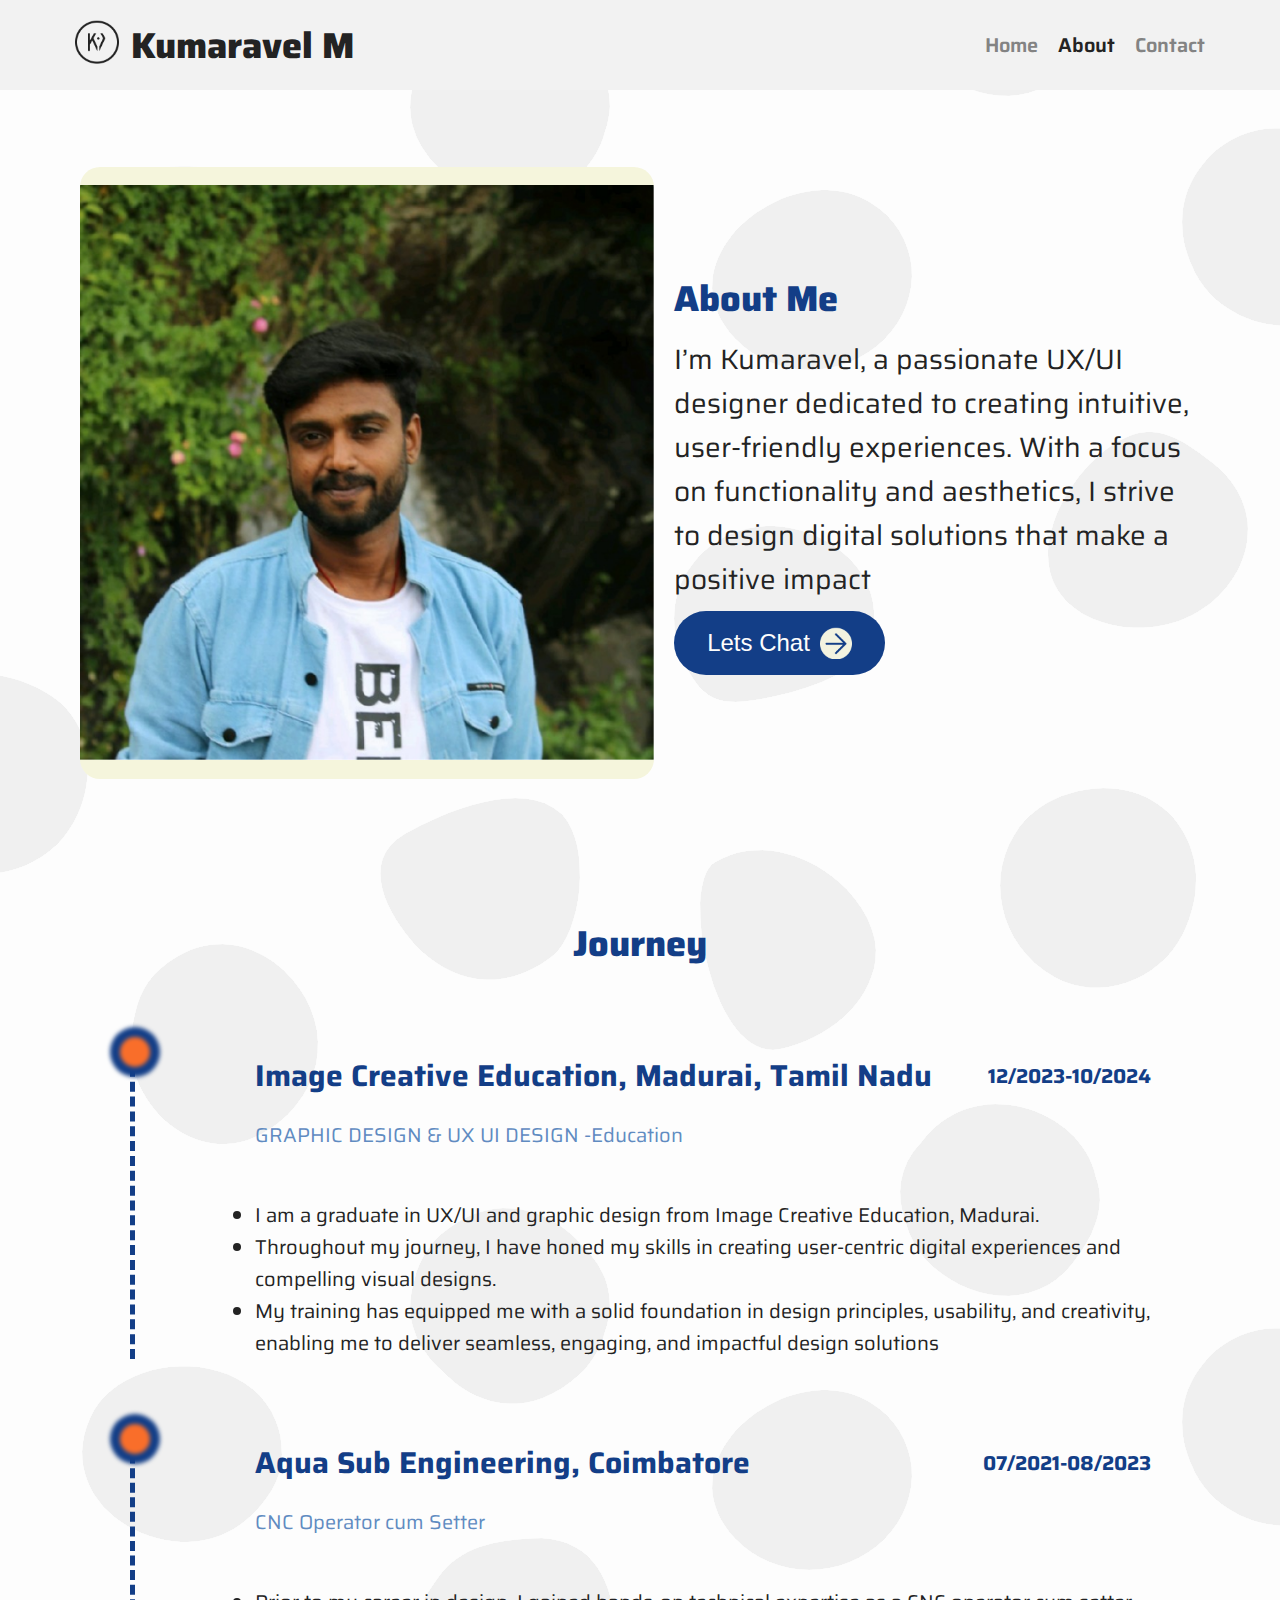
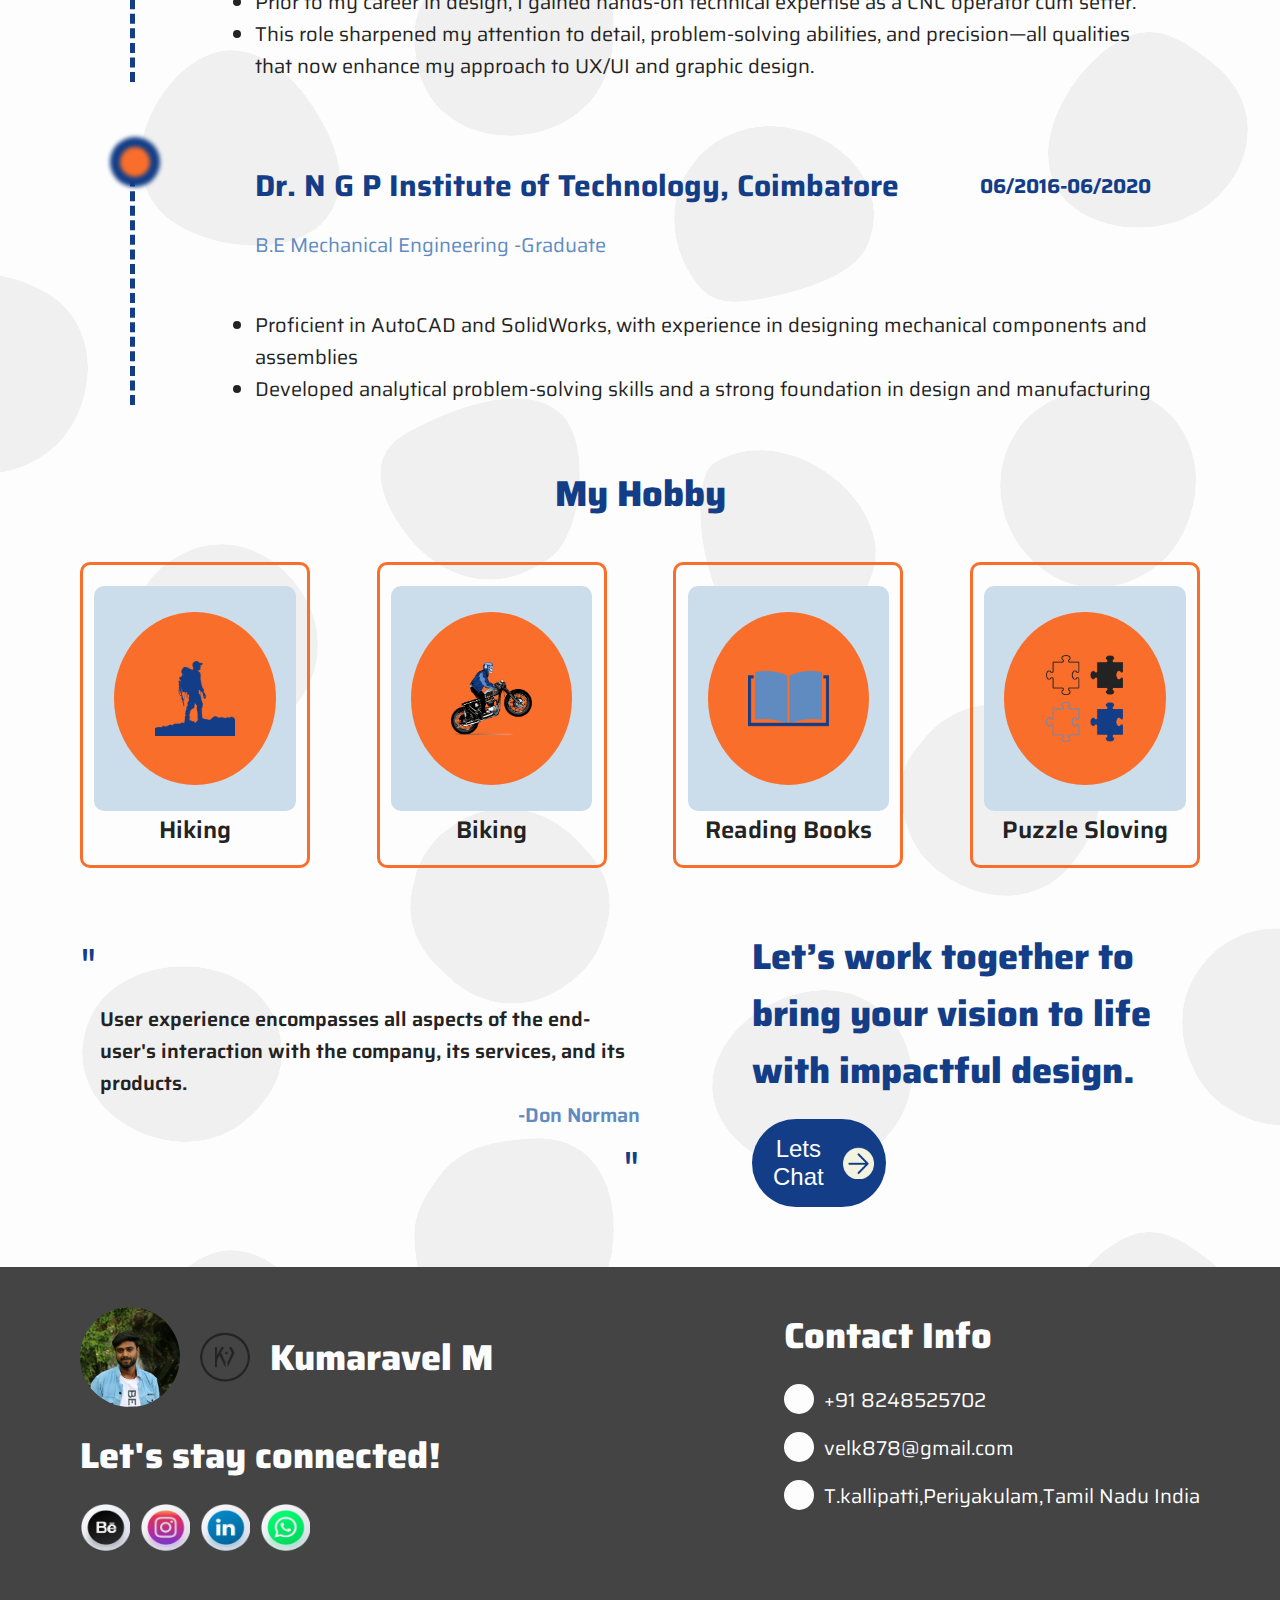
<file: about.html>
<!DOCTYPE html>
<html lang="en">

<head>
    <meta charset="UTF-8">
    <meta name="viewport" content="width=device-width, initial-scale=1.0">
    <title>Kumaravel M-About</title>
    <link rel="stylesheet" href="https://cdnjs.cloudflare.com/ajax/libs/font-awesome/6.7.1/css/all.min.css"
        integrity="sha512-5Hs3dF2AEPkpNAR7UiOHba+lRSJNeM2ECkwxUIxC1Q/FLycGTbNapWXB4tP889k5T5Ju8fs4b1P5z/iB4nMfSQ=="
        crossorigin="anonymous" referrerpolicy="no-referrer" />
    <link rel="shortcut icon" href="./image/logo-svg.svg" type="image/x-icon">
    <link rel="stylesheet" href="./main.css" class="css">
    <link rel="stylesheet" href="./about.css" class="css">
    <script>

        function redirect() {
            window.location.href = 'https://wa.me/8248525702';
        }
    </script>
</head>

<body>
    <div class="main-body ">
        <div class="banner">
            <nav class="navbar">
                <div class="logo">
                    <div><a href="./index.html"><img src="./image/logo-portfolio.png" alt="logo"></a></div>
                    <div>
                        <h1 class="text-cl fs-head">Kumaravel M</h1>
                    </div>
                </div>
                <div class="navicontent">
                    <input type="checkbox" name="" id="bur">
                    <label for="bur"><i class="fa-solid fa-bars"></i></label>
                    <ul>
                        <li><a href="./index.html" class="fs-para page fs-wt-600">Home</a></li>
                        <li><a href="./about.html" class="fs-para click fs-wt-600">About</a></li>
                        <li><a href="./contact.html" class="fs-para page fs-wt-600">Contact</a></li>
                    </ul>
                </div>
            </nav>
            <div class="about-banner">
                <div class="about-left">
                    <img src="./image/porfile.png" alt="banner-image">
                </div>
                <div class="about-right">
                    <h1 class="fs-head pri-cl">About Me </h1>
                    <p class="para fs-subdisplay text-cl">I’m Kumaravel, a passionate UX/UI designer dedicated to
                        creating intuitive, user-friendly experiences. With a focus on functionality and aesthetics, I
                        strive to design digital solutions that make a positive impact</p>

                    <button class="button primary chat" onclick="redirect()">
                        Lets Chat<img class='button-img' src="./image/button-icon.png" alt="button-icon">
                    </button>
                </div>
            </div>
        </div>

        <!-- journey -->
        <div class="journey">
            <h1 class="fs-head pri-cl">Journey</h1>
            <div class="journey-card">

                <div class="dot-back bg-pri">
                    <div class="dot bg-sec">
                    </div>
                </div>
                <div class="journeyCardHead fs-para pri-cl">
                    <div class="head-journey">
                        <h2>Image Creative Education, Madurai, Tamil Nadu</h2>
                        <h2 class="fs-para">12/2023-10/2024</h2>
                    </div>
                    <div>
                        <p class="fs-para  sec-cl">GRAPHIC DESIGN & UX UI DESIGN
                            -Education
                        </p>
                    </div>
                </div>
                <div class="journeyCardDetails">
                    <ul class="fs-para text-cl">
                        <li>I am a graduate in UX/UI and graphic design from Image Creative Education, Madurai. </li>
                        <li>Throughout my journey, I have honed my skills in creating user-centric digital experiences
                            and compelling visual designs.</li>
                        <li>My training has equipped me with a solid foundation in design principles, usability, and
                            creativity, enabling me to deliver seamless, engaging, and impactful design solutions</li>
                    </ul>
                </div>

            </div>
            <!-- experience -->
            <div class="journey-card">

                <div class="dot-back bg-pri">
                    <div class="dot bg-sec">
                    </div>
                </div>
                <div class="journeyCardHead fs-para pri-cl">
                    <div class="head-journey">
                        <h2>Aqua Sub Engineering, Coimbatore</h2>
                        <h2 class="fs-para">07/2021-08/2023</h2>
                    </div>
                    <div>
                        <p class="fs-para sec-cl">CNC Operator cum Setter
                        </p>
                    </div>
                </div>
                <div class="journeyCardDetails">
                    <ul class="fs-para text-cl">
                        <li>Prior to my career in design, I gained hands-on technical expertise as a CNC operator cum
                            setter. </li>
                        <li>This role sharpened my attention to detail, problem-solving abilities, and precision—all
                            qualities that now enhance my approach to UX/UI and graphic design.</li>
                    </ul>
                </div>

            </div>
            <!-- collage -->
            <div class="journey-card">

                <div class="dot-back bg-pri">
                    <div class="dot bg-sec">
                    </div>
                </div>
                <div class="journeyCardHead fs-para pri-cl">
                    <div class="head-journey">
                        <h2>Dr. N G P Institute of Technology, Coimbatore </h2>
                        <h2 class="fs-para">06/2016-06/2020</h2>
                    </div>
                    <div>
                        <p class="fs-para sec-cl">B.E Mechanical Engineering -Graduate
                        </p>
                    </div>
                </div>
                <div class="journeyCardDetails">
                    <ul class="fs-para text-cl">
                        <li>Proficient in AutoCAD and SolidWorks, with experience in designing mechanical components and
                            assemblies </li>
                        <li>Developed analytical problem-solving skills and a strong foundation in design and
                            manufacturing</li>
                    </ul>
                </div>

            </div>

        </div>
        <!-- hobby -->
        <div class="hobby">
            <h1 class="fs-head pri-cl">My Hobby</h1>
            <div class="hobbyCardHolder">
                <!-- hiking -->
                <div class="hobbyCards">
                    <div class="hobbyImageHolder">
                        <div class="orangebg">
                            <img src="./image/hiking.png" alt="hiking-Icon">
                        </div>
                    </div>
                    <div class="hikingName">
                        <p class="fs-subhead text-cl  fs-wt-600">Hiking</p>
                    </div>
                </div>
                <!-- biking -->
                <div class="hobbyCards">
                    <div class="hobbyImageHolder">
                        <div class="orangebg">
                            <img src="./image/biking.png" alt="bikingIcon">
                        </div>
                    </div>
                    <div class="hikingName">
                        <p class="fs-subhead text-cl  fs-wt-600">Biking</p>
                    </div>
                </div>
                <!-- readingBooks -->
                <div class="hobbyCards">
                    <div class="hobbyImageHolder">
                        <div class="orangebg">
                            <img src="./image/books.png" alt="bookIcon">
                        </div>
                    </div>
                    <div class="hikingName">
                        <p class="fs-subhead text-cl  fs-wt-600">Reading Books</p>
                    </div>
                </div>
                <!-- puzzle -->
                <div class="hobbyCards">
                    <div class="hobbyImageHolder">
                        <div class="orangebg">
                            <img src="./image/puzzle.png" alt="puzzleIcon">
                        </div>
                    </div>
                    <div class="hikingName">
                        <p class="fs-subhead text-cl  fs-wt-600">Puzzle Sloving</p>
                    </div>
                </div>
            </div>
        </div>
        <!-- my testimoy -->
        <div class="qoutes">
            <div class="qoutes-left">
                <div class="up">
                    <p class="fs-display pri-cl">"</p>
                </div>
                <div class="qoutes-content">
                    <p class="fs-para fs-wt-600
                    text-cl">User experience encompasses all aspects of the end-user's interaction with the company,
                        its services, and its products.</p>
                </div>
                <div class="qoutes-author">
                    <p class="fs-para sec-cl fs-wt-600">-Don Norman</p>
                </div>
                <div class="down">
                    <p class="fs-display pri-cl">"</p>
                </div>

            </div>
            <div class="qoutes-right">
                <h1 class="fs-head pri-cl">Let’s work together to bring your vision to life with impactful design.</h1>
                <button class="button primary chat" onclick="redirect()">
                    Lets Chat<img class='button-img' src="./image/button-icon.png" alt="button-icon">
                </button>


            </div>
        </div>















        <footer class="bg-three footer ">
            <div class="left">
                <div class="one">
                    <img src="./image/porfile.png" alt="ptrofile-picture">
                    <div class="logo">
                        <img src="./image/logo-portfolio.png" alt="logo-image">
                        <h1 class="fs-head">Kumaravel M</h1>
                    </div>

                </div>
                <div class="two">
                    <p class="fs-head">Let's stay connected!</p>
                </div>
                <div class="three">
                    <a href="https://www.behance.net/velenk" target="_blank"><img src="./image/Social Media/Behance.png"
                            alt="behancce-logo"></a>
                    <a href="" target="_blank"><img src="./image/Social Media/Instagram.png" alt="instagram-logo"></a>
                    <a href="https://www.linkedin.com/in/kumaravel-m-415823166/" target="_blank"><img
                            src="./image/Social Media/Linkedin.png" alt="linkedin-logo"></a>
                    <a href="https://wa.me/8248525702 " target="_blank"><img src="./image/Social Media/Whatsapp.png"
                            alt="whatsapp-logo"></a>

                </div>
            </div>
            <div class="right">
                <h1 class="fs-head">Contact Info</h1>
                <div class="address">
                    <div class="footer-right">
                        <div class="icon"><i class="fa-solid fa-phone"></i></div>
                        <a href="tel:8248525702" class="fs-para text-wt"> +91 8248525702</a>
                    </div>
                    <div class="footer-right">
                        <div class="icon">
                            <i class="fa-regular fa-envelope"></i>
                        </div>
                        <a href="mailto:velk878@gmail.com" class="fs-para text-wt">velk878@gmail.com</a>
                    </div>
                    <div class="footer-right">
                        <div class="icon"><i class="fa-solid fa-location-dot"></i></div>
                        <div>
                            <a href="" class="fs-para text-wt">T.kallipatti,Periyakulam,Tamil Nadu India</a>
                        </div>
                    </div>
                </div>
            </div>

        </footer>
    </div>

</body>

</html>
</file>
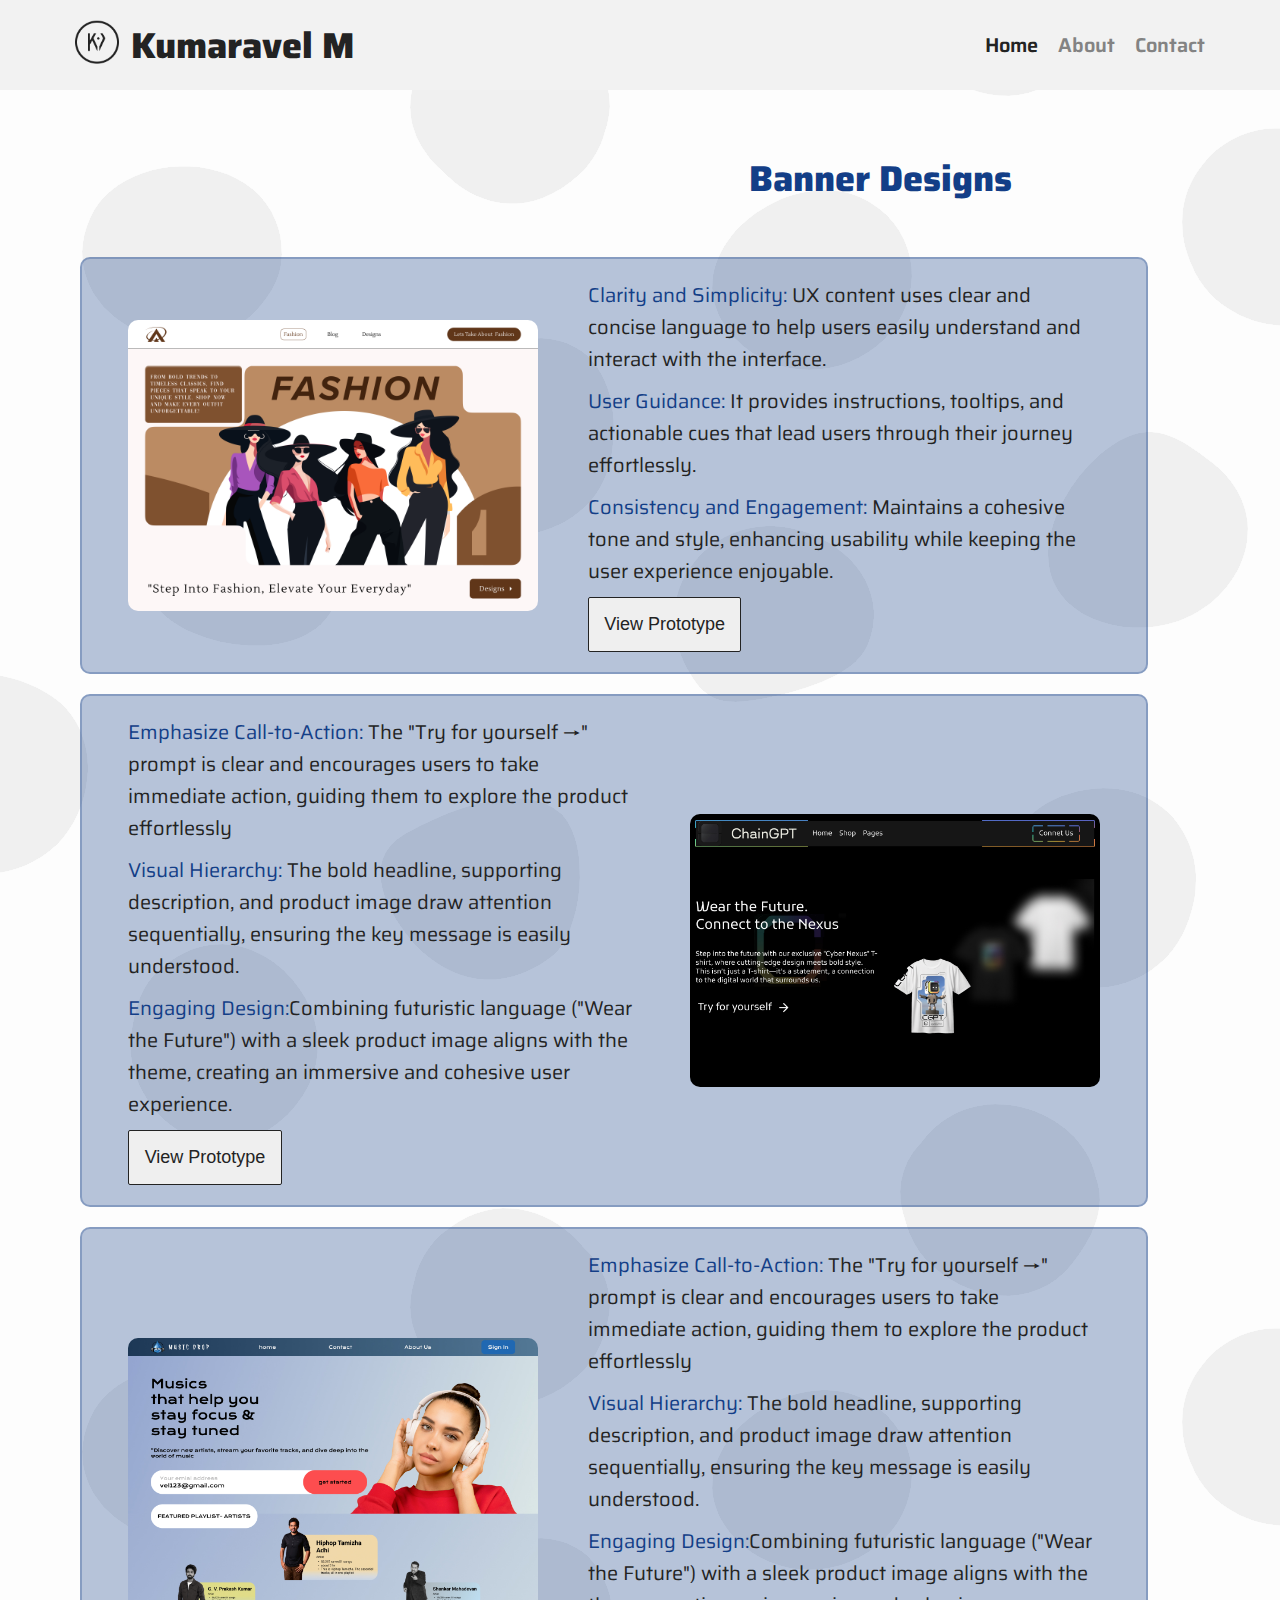
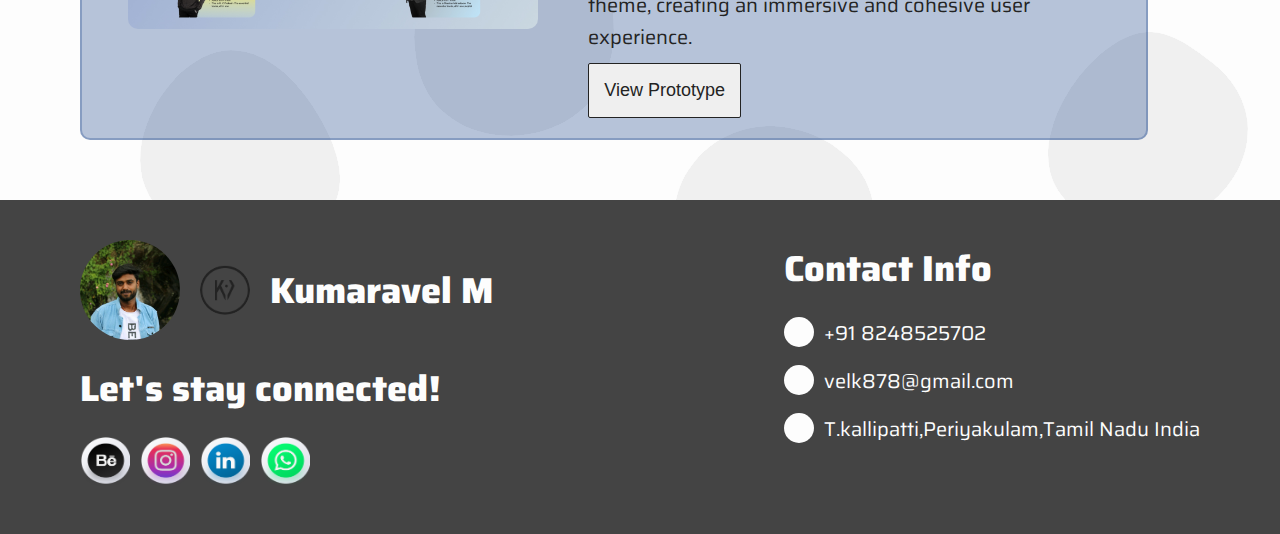
<file: banner.html>
<!DOCTYPE html>
<html lang="en">

<head>
    <meta charset="UTF-8">
    <meta name="viewport" content="width=device-width, initial-scale=1.0">
    <title>kumaravel-banner</title>
    <link rel="stylesheet" href="https://cdnjs.cloudflare.com/ajax/libs/font-awesome/6.7.1/css/all.min.css"
        integrity="sha512-5Hs3dF2AEPkpNAR7UiOHba+lRSJNeM2ECkwxUIxC1Q/FLycGTbNapWXB4tP889k5T5Ju8fs4b1P5z/iB4nMfSQ=="
        crossorigin="anonymous" referrerpolicy="no-referrer" />
        <link rel="shortcut icon" href="./image/logo-svg.svg" type="image/x-icon">
    <link rel="stylesheet" href="./main.css" class="css">
    <link rel="stylesheet" href="./banner.css">
</head>

<body> 
    <div class="main-body">
        <div class="banner">
            <nav class="navbar">
                <div class="logo">
                    <div><a href="./index.html"><img src="./image/logo-portfolio.png" alt="logo"></a></div>
                    <div>
                        <h1 class="text-cl fs-head">Kumaravel M</h1>
                    </div>
                </div>
                <div class="navicontent">
                    <input type="checkbox" name="" id="bur">
                    <label for="bur"><i class="fa-solid fa-bars"></i></label>
                    <ul>
                        <li><a href="./index.html" class="fs-para click fs-wt-600">Home</a></li>
                        <li><a href="./about.html" class="fs-para page fs-wt-600">About</a></li>
                        <li><a href="./contact.html" class="fs-para page fs-wt-600">Contact</a></li>
                    </ul>
                </div>
            </nav>
        </div>
        <div class="wrapper">
            <div class="arrow">
                <a href="./index.html"><i class="fa-solid fa-arrow-left pri-cl fs-head"></i></a>
                <h1 class="fs-head pri-cl">Banner Designs</h1>
            </div>
            <!-- 1 -->
            <div class="banners">
                <div class="bannerone">
                    <div class="image">
                           <img src="./image/bannerf-3.png" alt="banner-image">
                    </div>
                    <div class="content">
                        <p class="text-cl fs-para"><span class="pri-cl">Clarity and Simplicity:</span> UX content uses clear and concise language to help users easily understand and interact with the interface.</p>
                        <p class="text-cl fs-para"><span class="pri-cl">User Guidance:</span> It provides instructions, tooltips, and actionable cues that lead users through their journey effortlessly.</p>
                        <p class="text-cl fs-para"><span class="pri-cl">Consistency and Engagement:</span> Maintains a cohesive tone and style, enhancing usability while keeping the user experience enjoyable.</p>
                        <a href="https://www.figma.com/proto/uP97gn6IczqANwOti6lOZm/portfolio?page-id=0%3A1&node-id=311-23325&node-type=instance&viewport=12613%2C16397%2C0.19&t=C5m647GERkdaV02f-1&scaling=min-zoom&content-scaling=fixed" target="_blank"><button class="secondary-button">View Prototype</button></a>
                    </div>
                </div>
                <!-- 2 -->
                <div class="bannerone reverse">
                    <div class="image">
                           <img src="./image/head.jpg" alt="banner-image">
                    </div>
                    <div class="content">
                        <p class="text-cl fs-para"><span class="pri-cl">Emphasize Call-to-Action: </span>The "Try for yourself →" prompt is clear and encourages users to take immediate action, guiding them to explore the product effortlessly</p>
                        <p class="text-cl fs-para"><span class="pri-cl">Visual Hierarchy:</span> The bold headline, supporting description, and product image draw attention sequentially, ensuring the key message is easily understood.</p>
                        <p class="text-cl fs-para"><span class="pri-cl">Engaging Design:</span>Combining futuristic language ("Wear the Future") with a sleek product image aligns with the theme, creating an immersive and cohesive user experience.</p>
                        <a href="https://www.figma.com/proto/uP97gn6IczqANwOti6lOZm/portfolio?page-id=0%3A1&node-id=278-10736&node-type=frame&viewport=27302%2C12911%2C0.27&t=plymDVHw2lS2UMCG-1&scaling=min-zoom&content-scaling=fixed" target="_blank"><button class="secondary-button">View Prototype</button></a>
                    </div>
                </div>
                <!-- 3 -->
                <div class="bannerone ">
                    <div class="image">
                           <img src="./image/banner-3.jpg" alt="banner-image">
                    </div>
                    <div class="content">
                        <p class="text-cl fs-para"><span class="pri-cl">Emphasize Call-to-Action: </span>The "Try for yourself →" prompt is clear and encourages users to take immediate action, guiding them to explore the product effortlessly</p>
                        <p class="text-cl fs-para"><span class="pri-cl">Visual Hierarchy:</span> The bold headline, supporting description, and product image draw attention sequentially, ensuring the key message is easily understood.</p>
                        <p class="text-cl fs-para"><span class="pri-cl">Engaging Design:</span>Combining futuristic language ("Wear the Future") with a sleek product image aligns with the theme, creating an immersive and cohesive user experience.</p>
                        <a href="https://www.figma.com/proto/uP97gn6IczqANwOti6lOZm/portfolio?page-id=0%3A1&node-id=376-22701&node-type=frame&viewport=25530%2C15660%2C0.23&t=VGvLnlqjv0xAyOOy-1&scaling=scale-down&content-scaling=fixed" target="_blank"><button class="secondary-button">View Prototype</button></a>
                    </div>
                </div>
            </div>

        </div>
        <footer class="bg-three footer ">
            <div class="left">
                <div class="one">
                    <img src="./image/porfile.png" alt="ptrofile-picture">
                    <div class="logo">
                        <img src="./image/logo-portfolio.png" alt="logo-image">
                        <h1 class="fs-head">Kumaravel M</h1>
                    </div>

                </div>
                <div class="two">
                    <p class="fs-head">Let's stay connected!</p>
                </div>
                <div class="three">
                    <a href="https://www.behance.net/velenk" target="_blank"><img src="./image/Social Media/Behance.png"
                            alt="behancce-logo"></a>
                    <a href="" target="_blank"><img src="./image/Social Media/Instagram.png" alt="instagram-logo"></a>
                    <a href="https://www.linkedin.com/in/kumaravel-m-415823166/" target="_blank"><img
                            src="./image/Social Media/Linkedin.png" alt="linkedin-logo"></a>
                    <a href="https://wa.me/8248525702 " target="_blank"><img src="./image/Social Media/Whatsapp.png"
                            alt="whatsapp-logo"></a>

                </div>
            </div>
            <div class="right">
                <h1 class="fs-head">Contact Info</h1>
                <div class="address">
                    <div class="footer-right">
                        <div class="icon"><i class="fa-solid fa-phone"></i></div>
                        <a href="tel:8248525702" class="fs-para text-wt"> +91 8248525702</a>
                    </div>
                    <div class="footer-right">
                        <div class="icon">
                            <i class="fa-regular fa-envelope"></i>
                        </div>
                        <a href="mailto:velk878@gmail.com" class="fs-para text-wt">velk878@gmail.com</a>
                    </div>
                    <div class="footer-right">
                      <div class="icon"><i class="fa-solid fa-location-dot"></i></div>
                      <div>
                        <a href="" class="fs-para text-wt">T.kallipatti,Periyakulam,Tamil Nadu India</a>
                      </div>
                    </div>
                </div>
            </div>

        </footer>

    </div>
</body>

</html>
</file>
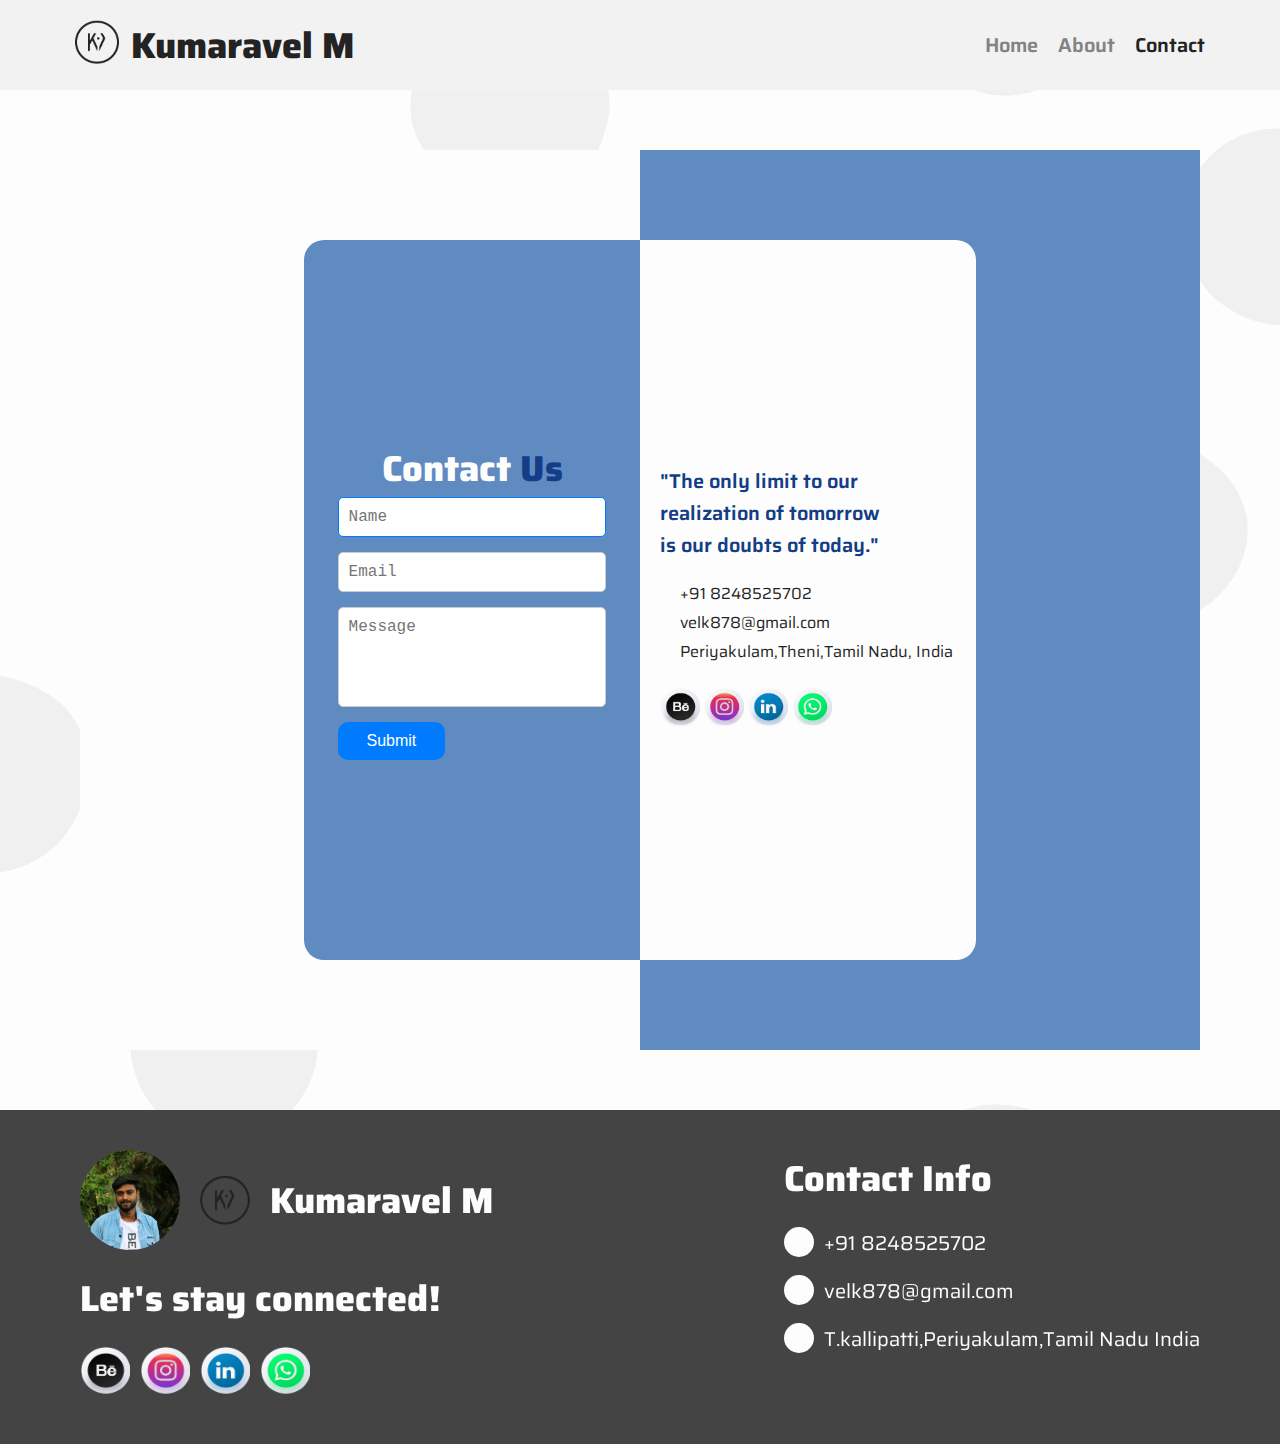
<file: contact.html>
<!DOCTYPE html>
<html lang="en">

<head>
    <meta charset="UTF-8">
    <meta name="viewport" content="width=device-width, initial-scale=1.0">
    <title>Kumaravel M-Contact</title>
    <link rel="stylesheet" href="https://cdnjs.cloudflare.com/ajax/libs/font-awesome/6.7.1/css/all.min.css"
        integrity="sha512-5Hs3dF2AEPkpNAR7UiOHba+lRSJNeM2ECkwxUIxC1Q/FLycGTbNapWXB4tP889k5T5Ju8fs4b1P5z/iB4nMfSQ=="
        crossorigin="anonymous" referrerpolicy="no-referrer" />
        <link rel="shortcut icon" href="./image/logo-svg.svg" type="image/x-icon">
    <link rel="stylesheet" href="./main.css" class="css">
    <link rel="stylesheet" href="./contact.css" class="css">
</head>
<body>
    <div class="main-body">
        <div class="banner">
            <nav class="navbar">
                <div class="logo">
                    <div><a href="./index.html"><img src="./image/logo-portfolio.png" alt="logo"></a></div>
                    <div>
                        <h1 class="text-cl fs-head">Kumaravel M</h1>
                    </div>
                </div>
                <div class="navicontent">
                    <input type="checkbox" name="" id="bur">
                    <label for="bur"><i class="fa-solid fa-bars"></i></label>
                    <ul>
                        <li><a href="./index.html" class="fs-para page fs-wt-600">Home</a></li>
                        <li><a href="./about.html" class="fs-para page fs-wt-600">About</a></li>
                        <li><a href="./contact.html" class="fs-para click fs-wt-600">Contact</a></li>
                    </ul>
                </div>
            </nav>
            <div class="contact-banner">
                <div class="contact-left">
                    <div class="contact-form">
                        <H1 class="fs-head text-wt">Contact <span class="pri-cl">Us</span></H1>
                        <div class="form-section">
                            <form action="https://docs.google.com/forms/d/e/1FAIpQLSc6oBSLyjCl2ht3hfbZMvXobdo52puXPV2U2_heTZDaxERrMQ/formResponse?usp=pp_url&entry.1419445765=kumarvel&entry.1358397665=kumaravel&entry.1825678232=kumaravel" method="post">
                                <textarea name="entry.1419445765" class="input-box" placeholder="Name" autofocus style="overflow:hidden"></textarea>
                                <textarea  name="entry.1358397665"class="input-box" placeholder="Email" style="overflow:hidden"></textarea>
                                <textarea name="entry.1825678232" class="input-box message-box" placeholder="Message" style="overflow:hidden"></textarea>
                                <button type="submit" class="submit-button">Submit</button>
                            </form>
                        </div>

                    </div>
                </div>
                <div class="contact-right">
                    <div class="contactRightContent">
                        <!-- qoutes -->
                        <div class="contact-qoutes">
                            <p class="fs-para pri-cl fs-wt-600">"The only limit to our realization of tomorrow is our doubts of today." </p>
                        </div>
                        <!-- contact-type -->
                        <div class="contact-type text-cl">
                            <!-- num -->
                            <div class="contact">
                                <i class="fa-solid fa-phone"></i>
                                <p>+91 8248525702</p>

                            </div>
                            <!-- mail -->
                            <div class="contact">
                                <i class="fa-solid fa-envelope"></i>
                                <p>velk878@gmail.com</p>

                            </div>
                            <!-- add -->
                            <div class="contact">
                                <i class="fa-solid fa-location-dot"></i>
                                <p>Periyakulam,Theni,Tamil Nadu, India</p>

                            </div>
                        </div>
                        <!-- contact social media -->
                        <div class="contact-social">
                            <a href="https://www.behance.net/velenk" target="_blank"><img
                                    src="./image/Social Media/Behance.png" alt="behancce-logo"></a>
                            <a href="" target="_blank"><img src="./image/Social Media/Instagram.png"
                                    alt="instagram-logo"></a>
                            <a href="https://www.linkedin.com/in/kumaravel-m-415823166/" target="_blank"><img
                                    src="./image/Social Media/Linkedin.png" alt="linkedin-logo"></a>
                            <a href="https://wa.me/8248525702 " target="_blank"><img src="./image/Social Media/Whatsapp.png"
                                    alt="whatsapp-logo"></a>
    
                        </div>
                    </div>

                </div>
            </div>

            <!-- footer -->
            <footer class="bg-three footer ">
                <div class="left">
                    <div class="one">
                        <img src="./image/porfile.png" alt="ptrofile-picture">
                        <div class="logo">
                            <img src="./image/logo-portfolio.png" alt="logo-image">
                            <h1 class="fs-head">Kumaravel M</h1>
                        </div>

                    </div>
                    <div class="two">
                        <p class="fs-head">Let's stay connected!</p>
                    </div>
                    <div class="three">
                        <a href="https://www.behance.net/velenk" target="_blank"><img
                                src="./image/Social Media/Behance.png" alt="behancce-logo"></a>
                        <a href="" target="_blank"><img src="./image/Social Media/Instagram.png"
                                alt="instagram-logo"></a>
                        <a href="https://www.linkedin.com/in/kumaravel-m-415823166/" target="_blank"><img
                                src="./image/Social Media/Linkedin.png" alt="linkedin-logo"></a>
                        <a href="https://wa.me/8248525702 " target="_blank"><img src="./image/Social Media/Whatsapp.png"
                                alt="whatsapp-logo"></a>

                    </div>
                </div>
                <div class="right">
                    <h1 class="fs-head">Contact Info</h1>
                    <div class="address">
                        <div class="footer-right">
                            <div class="icon"><i class="fa-solid fa-phone"></i></div>
                            <a href="tel:8248525702" class="fs-para text-wt"> +91 8248525702</a>
                        </div>
                        <div class="footer-right">
                            <div class="icon">
                                <i class="fa-regular fa-envelope"></i>
                            </div>
                            <a href="mailto:velk878@gmail.com" class="fs-para text-wt">velk878@gmail.com</a>
                        </div>
                        <div class="footer-right">
                            <div class="icon"><i class="fa-solid fa-location-dot"></i></div>
                            <div>
                                <a href="" class="fs-para text-wt">T.kallipatti,Periyakulam,Tamil Nadu India</a>
                            </div>
                        </div>
                    </div>
                </div>

            </footer>
        </div>

</body>

</html>
</file>
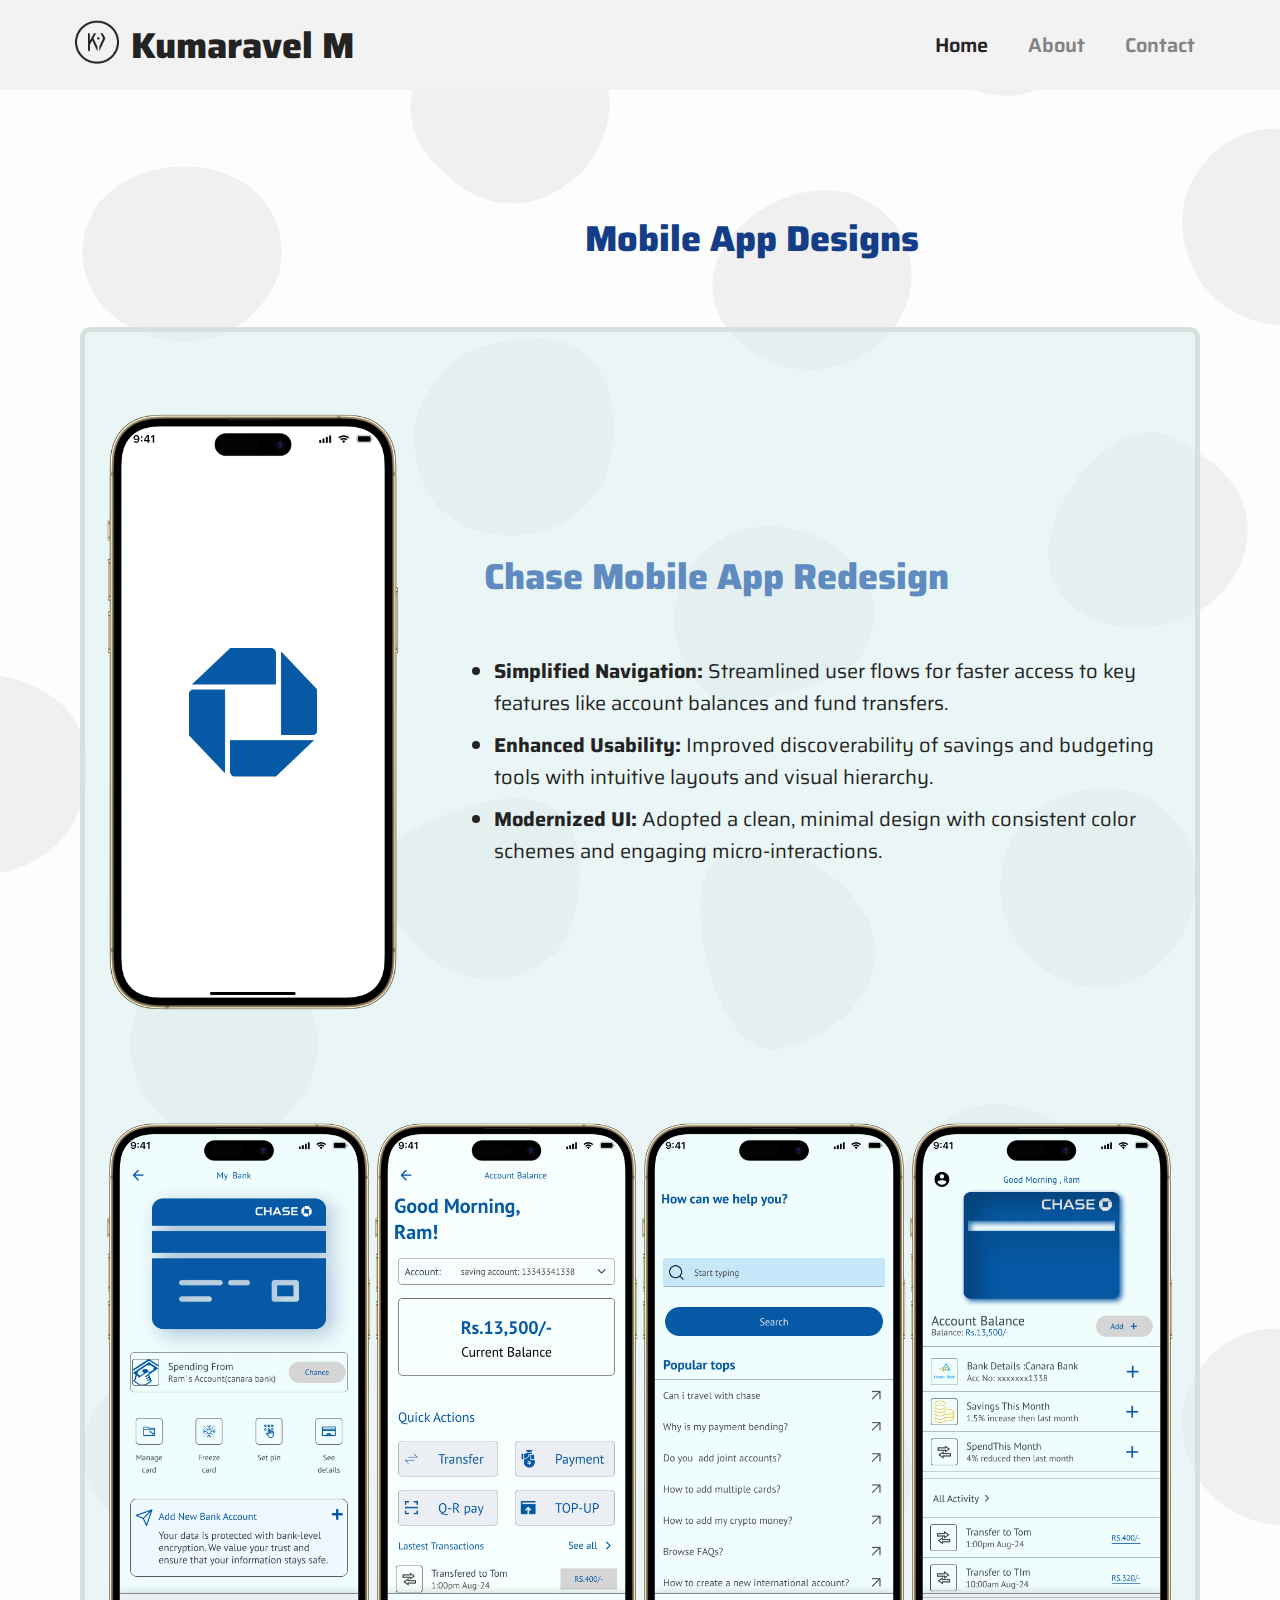
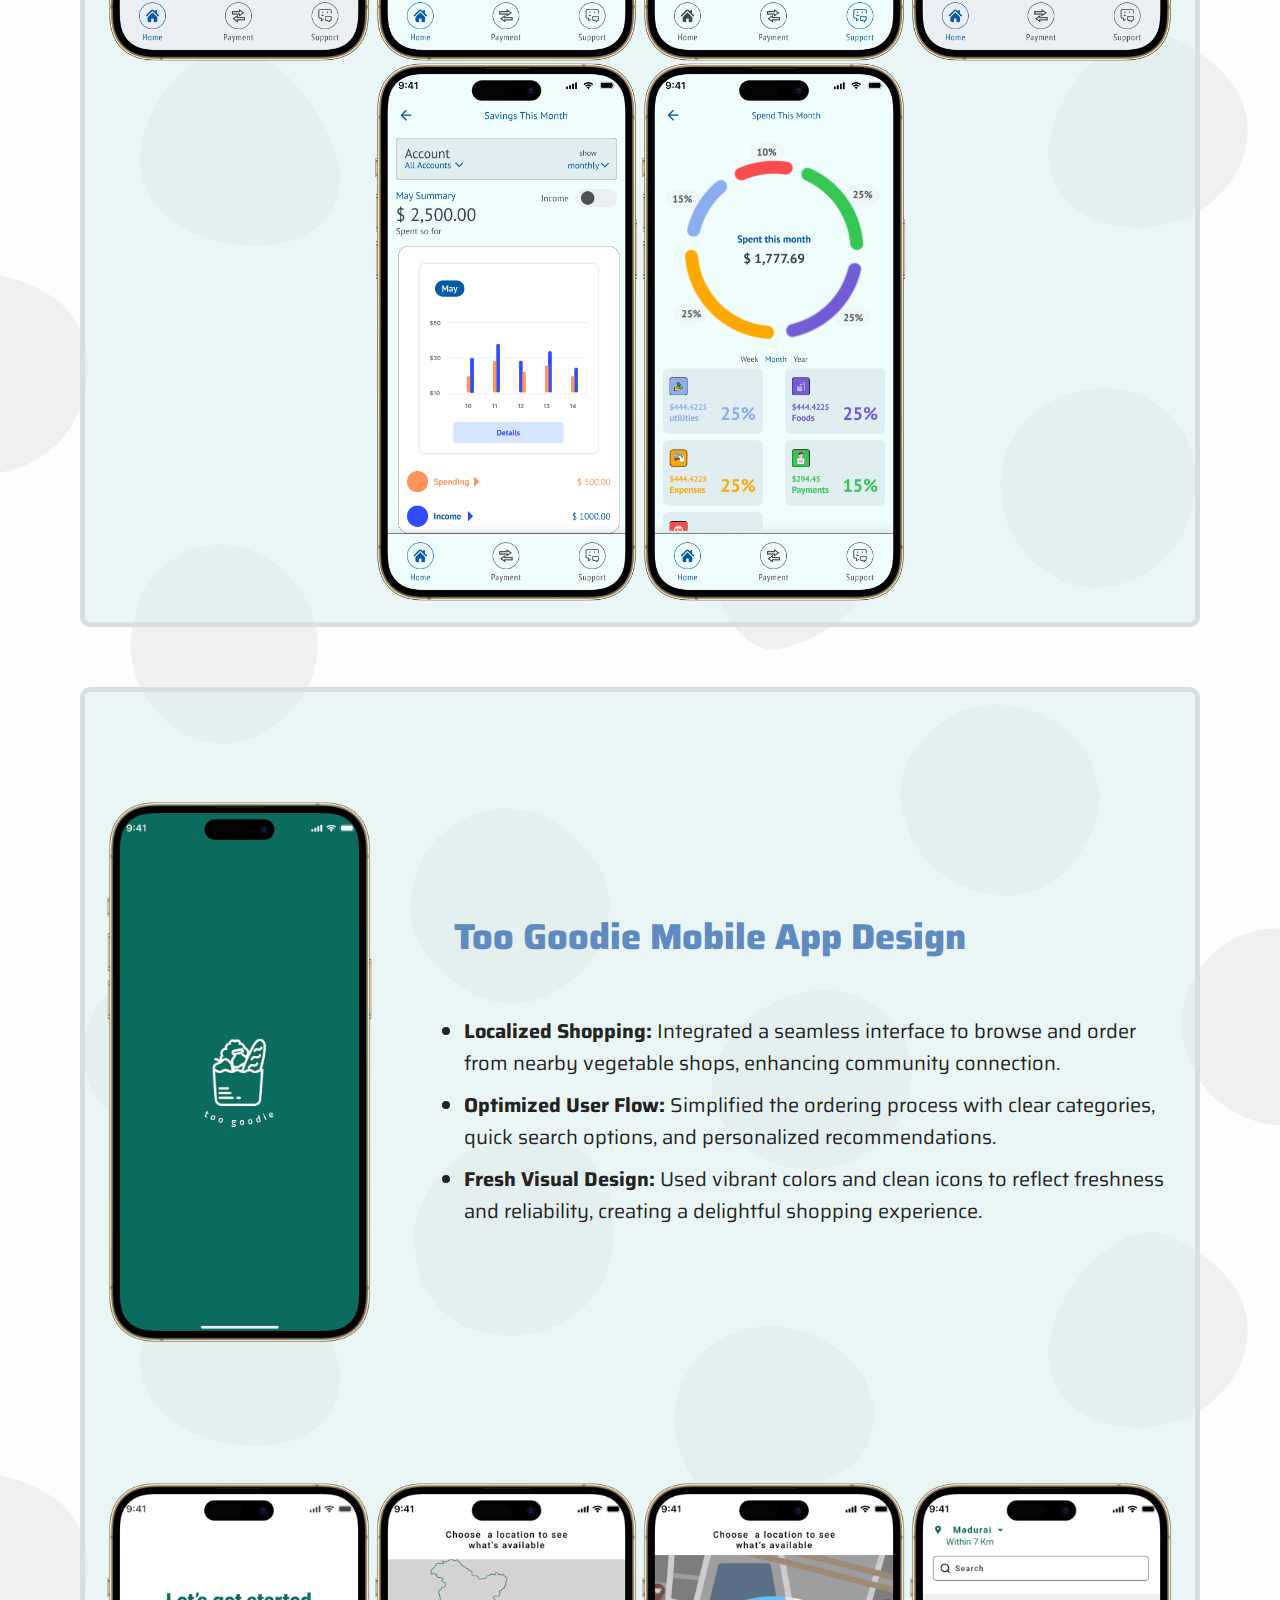
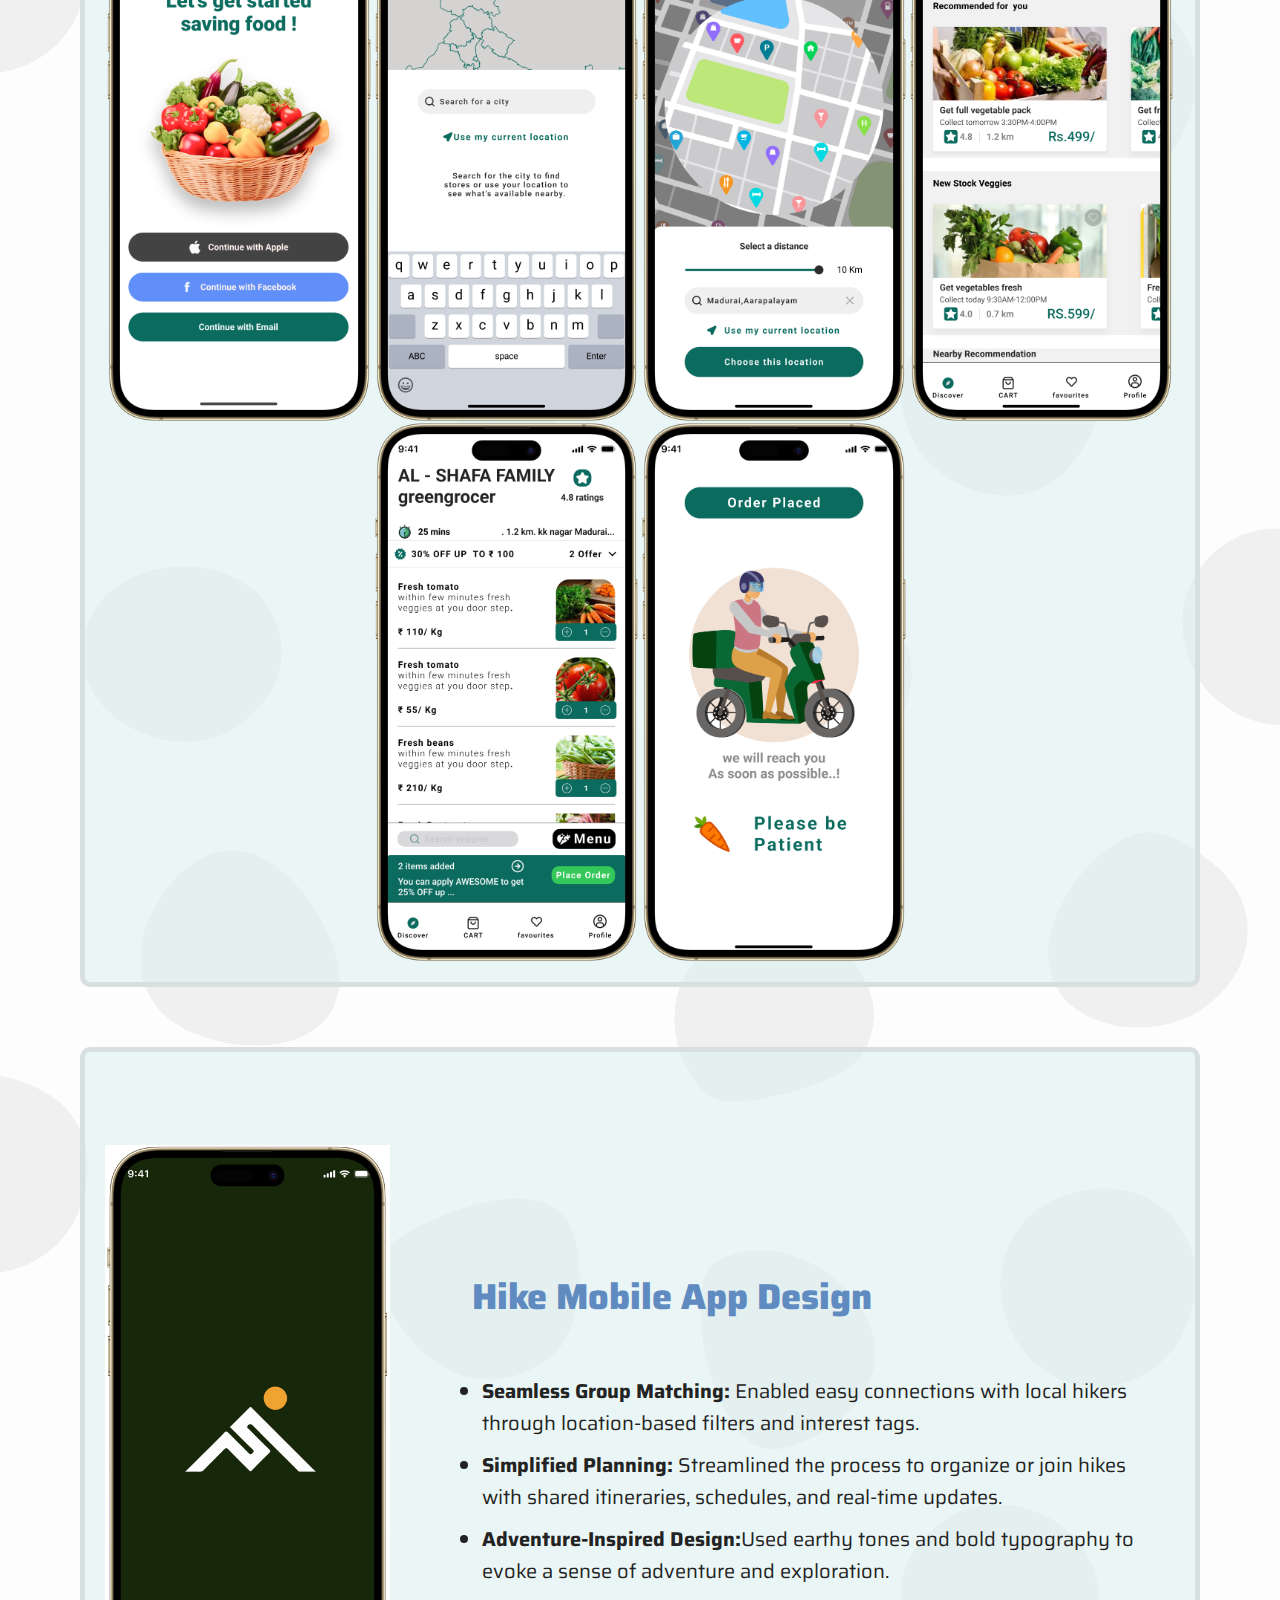
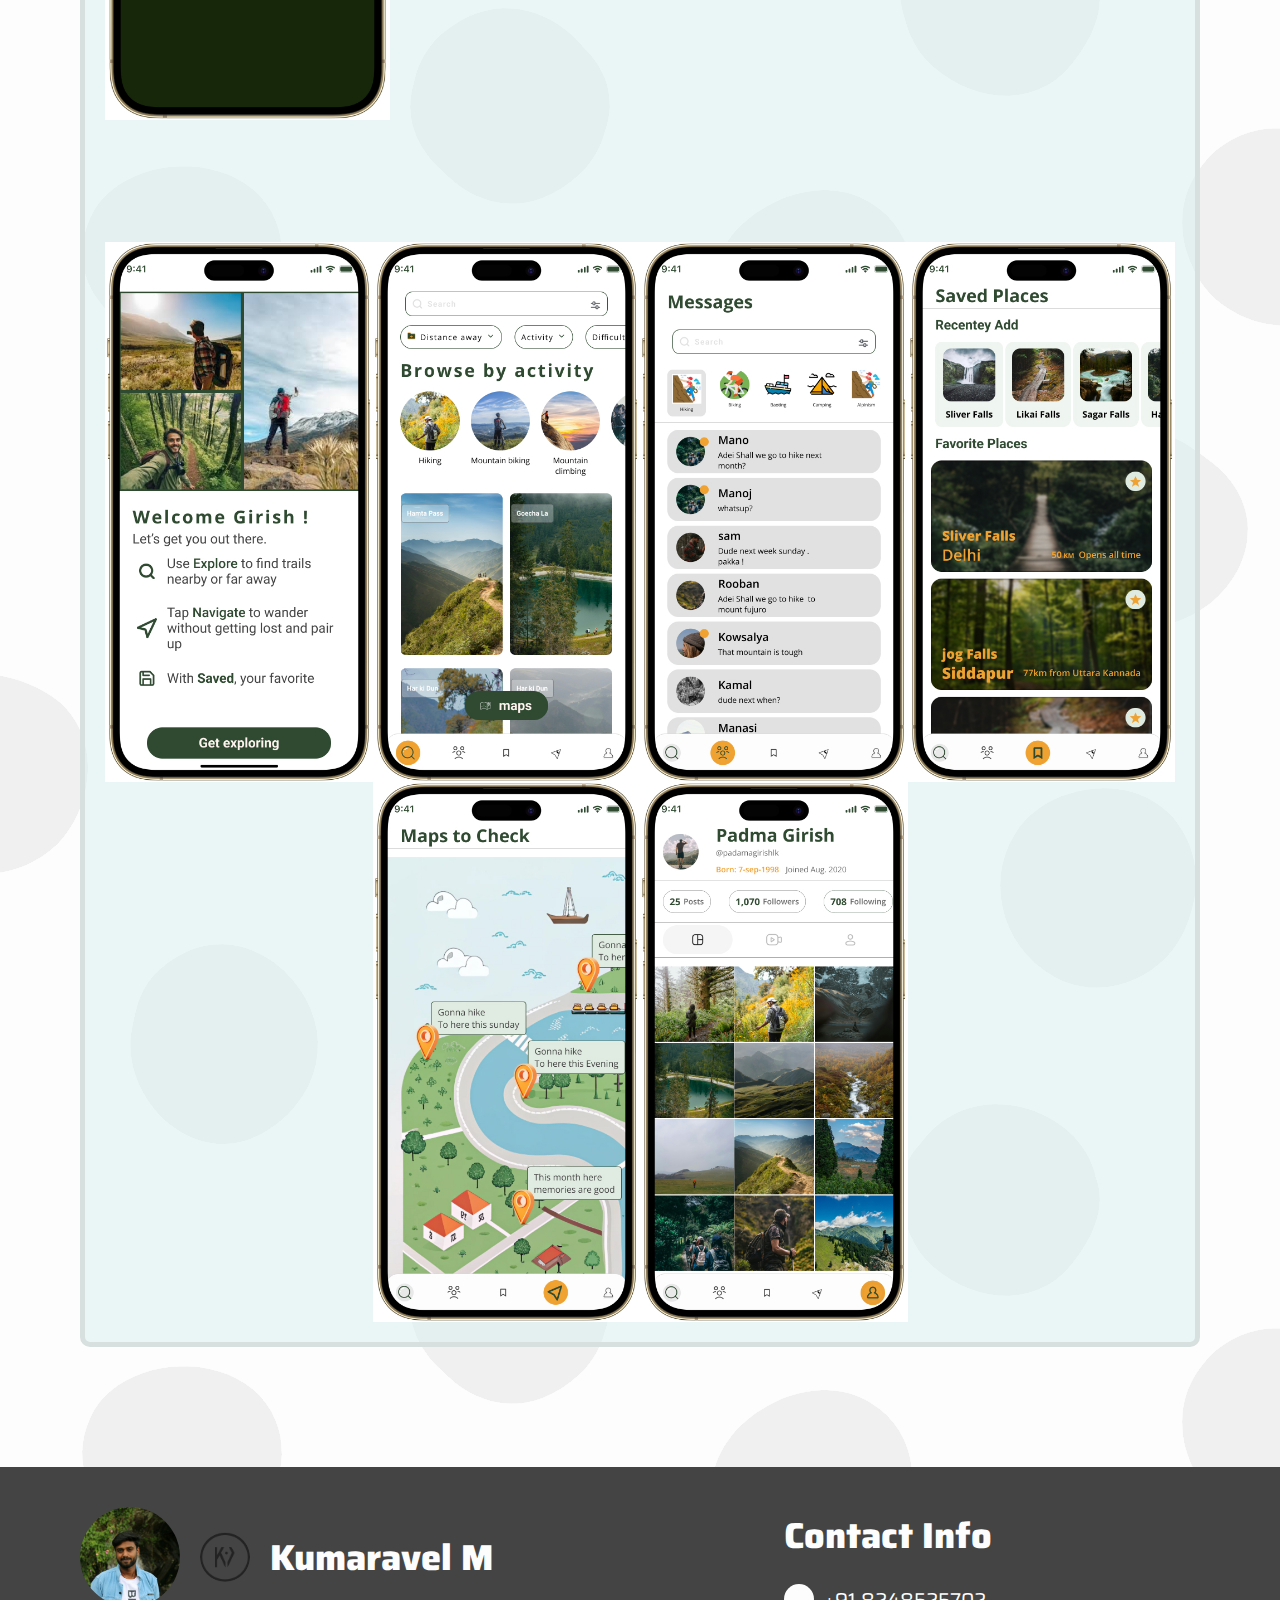
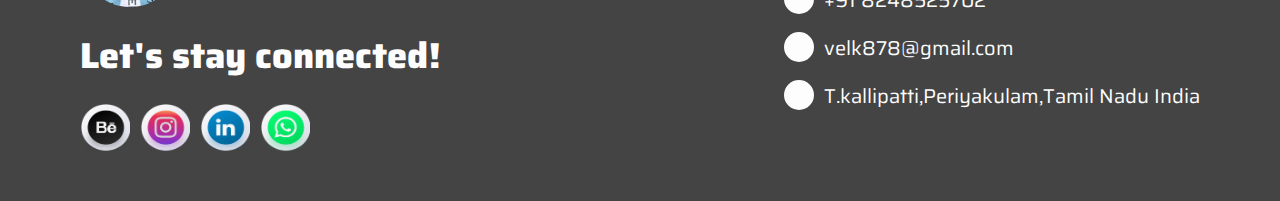
<file: phone.html>
<!DOCTYPE html>
<html lang="en">

<head>
    <meta charset="UTF-8">
    <meta name="viewport" content="width=device-width, initial-scale=1.0">
    <title>Kumaravel-mobile phone</title>
    <link rel="stylesheet" href="https://cdnjs.cloudflare.com/ajax/libs/font-awesome/6.7.1/css/all.min.css"
        integrity="sha512-5Hs3dF2AEPkpNAR7UiOHba+lRSJNeM2ECkwxUIxC1Q/FLycGTbNapWXB4tP889k5T5Ju8fs4b1P5z/iB4nMfSQ=="
        crossorigin="anonymous" referrerpolicy="no-referrer" />
    <link rel="shortcut icon" href="./image/logo-svg.svg" type="image/x-icon">
    <link rel="stylesheet" href="./main.css" class="css">
    <link rel="stylesheet" href="./phone.css" class="css">
</head>

<body>
    <div class="main-body">
        <div class="banner">
            <nav class="navbar">
                <div class="logo">
                    <div><a href="./index.html"><img src="./image/logo-portfolio.png" alt="logo"></a></div>
                    <div>
                        <h1 class="text-cl fs-head">Kumaravel M</h1>
                    </div>
                </div>
                <div class="navicontent">
                    <input type="checkbox" name="" id="bur">
                    <label for="bur"><i class="fa-solid fa-bars"></i></label>
                    <ul>
                        <li><a href="./index.html" class="fs-para click fs-wt-600">Home</a></li>
                        <li><a href="./about.html" class="fs-para page fs-wt-600">About</a></li>
                        <li><a href="./contact.html" class="fs-para page fs-wt-600">Contact</a></li>
                    </ul>
                </div>
            </nav>
        </div>
        <div class="main-wrapper">
            <div class="arrow">
                <a href="./index.html"><i class="fa-solid fa-arrow-left pri-cl fs-head"></i></a>
                <h1 class="fs-head pri-cl">Mobile App Designs</h1>
            </div>
            <!-- 1 -->
            <div class="mobile-one">
                <div class="mobile-main">
                    <div class="img">
                        <img src="./image/1/splash.png" alt="mobile-png">
                        <!-- <div class="hover-text">
                            <P>Veiw full Designs</P>
                        </div> -->
                    </div>
                    <div class="mobile-details">
                        <h1 class="fs-head sec-cl">Chase Mobile App Redesign</h1>
                        <ul class="text-cl fs-para">
                            <li><b>Simplified Navigation:</b> Streamlined user flows for faster access to key features like
                                account balances and fund transfers.</li>
                            <li><b>Enhanced Usability:</b> Improved discoverability of savings and budgeting tools with
                                intuitive layouts and visual hierarchy.</li>
                            <li><b>Modernized UI:</b> Adopted a clean, minimal design with consistent color schemes and
                                engaging micro-interactions.</li>
                        </ul>
                    </div>
                </div>
                <div class="mobile-display">
                    <img src="./image/1/home.png" alt="design-image">
                    <img src="./image/1/Group 71.png" alt="design-image">
                    <img src="./image/1/Group 72.png" alt="design-image">
                    <img src="./image/1/Group 73.png" alt="design-image">
                    <img src="./image/1/Group 74.png" alt="design-image">
                    <img src="./image/1/Group 75.png" alt="design-image">
                </div>
            </div>
            <!-- 2 -->
            <div class="mobile-one reverse-row">
                <div class="mobile-main">
                    <div class="img">
                        <img src="./image/2/splash.png" alt="mobile-png">
                    </div>
                    <div class="mobile-details">
                        <h1 class="fs-head sec-cl">Too Goodie Mobile App Design</h1>
                        <ul class="text-cl fs-para">
                            <li><b>Localized Shopping:</b> Integrated a seamless interface to browse and order from nearby
                                vegetable shops, enhancing community connection.</li>
                            <li><b>Optimized User Flow:</b> Simplified the ordering process with clear categories, quick
                                search options, and personalized recommendations.</li>
                            <li><b>Fresh Visual Design:</b> Used vibrant colors and clean icons to reflect freshness and
                                reliability, creating a delightful shopping experience.</li>
                        </ul>
                    </div>
                </div>
                <div class="mobile-display">
                    <img src="./image/2/Group 45.png" alt="design-image">
                    <img src="./image/2/Group 48.png" alt="design-image">
                    <img src="./image/2/Group 53.png" alt="design-image">
                    <img src="./image/2/home.png" alt="design-image">
                    <img src="./image/2/Group 55.png" alt="design-image">
                    <img src="./image/2/Group 51.png" alt="design-image">
                </div>
            </div>
            <!-- 3 -->
            <div class="mobile-one reverse-row">
                <div class="mobile-main">
                    <div class="img">
                        <img src="./image/3/splash.jpg" alt="mobile-png">
                    </div>
                    <div class="mobile-details">
                        <h1 class="fs-head sec-cl">Hike Mobile App Design</h1>
                        <ul class="text-cl fs-para">
                            <li><b>Seamless Group Matching:</b> Enabled easy connections with local hikers through
                                location-based filters and interest tags.</li>
                            <li><b>Simplified Planning:</b> Streamlined the process to organize or join hikes with shared
                                itineraries, schedules, and real-time updates.</li>
                            <li><b>Adventure-Inspired Design:</b>Used earthy tones and bold typography to evoke a sense of
                                adventure and exploration.</li>
                        </ul>
                    </div>
                </div>
                <div class="mobile-display">
                    <img src="./image/3/Group 61.jpg" alt="design-image">
                    <img src="./image/3/Group 63.jpg" alt="design-image">
                    <img src="./image/3/Group 65.jpg" alt="design-image">
                    <img src="./image/3/Group 64.jpg" alt="design-image">
                    <img src="./image/3/Group 66.jpg" alt="design-image">
                    <img src="./image/3/Group 67.jpg" alt="design-image">
                </div>
            </div>
    </div>
    <footer class="bg-three footer ">
        <div class="left">
            <div class="one">
                <img src="./image/porfile.png" alt="ptrofile-picture">
                <div class="logo">
                    <img src="./image/logo-portfolio.png" alt="logo-image">
                    <h1 class="fs-head">Kumaravel M</h1>
                </div>

            </div>
            <div class="two">
                <p class="fs-head">Let's stay connected!</p>
            </div>
            <div class="three">
                <a href="https://www.behance.net/velenk" target="_blank"><img src="./image/Social Media/Behance.png"
                        alt="behancce-logo"></a>
                <a href="" target="_blank"><img src="./image/Social Media/Instagram.png" alt="instagram-logo"></a>
                <a href="https://www.linkedin.com/in/kumaravel-m-415823166/" target="_blank"><img
                        src="./image/Social Media/Linkedin.png" alt="linkedin-logo"></a>
                <a href="https://wa.me/8248525702 " target="_blank"><img src="./image/Social Media/Whatsapp.png"
                        alt="whatsapp-logo"></a>

            </div>
        </div>
        <div class="right">
            <h1 class="fs-head">Contact Info</h1>
            <div class="address">
                <div class="footer-right">
                    <div class="icon"><i class="fa-solid fa-phone"></i></div>
                    <a href="tel:8248525702" class="fs-para text-wt"> +91 8248525702</a>
                </div>
                <div class="footer-right">
                    <div class="icon">
                        <i class="fa-regular fa-envelope"></i>
                    </div>
                    <a href="mailto:velk878@gmail.com" class="fs-para text-wt">velk878@gmail.com</a>
                </div>
                <div class="footer-right">
                  <div class="icon"><i class="fa-solid fa-location-dot"></i></div>
                  <div>
                    <a href="" class="fs-para text-wt">T.kallipatti,Periyakulam,Tamil Nadu India</a>
                  </div>
                </div>
            </div>
        </div>

    </footer>
</body>

</html>
</file>
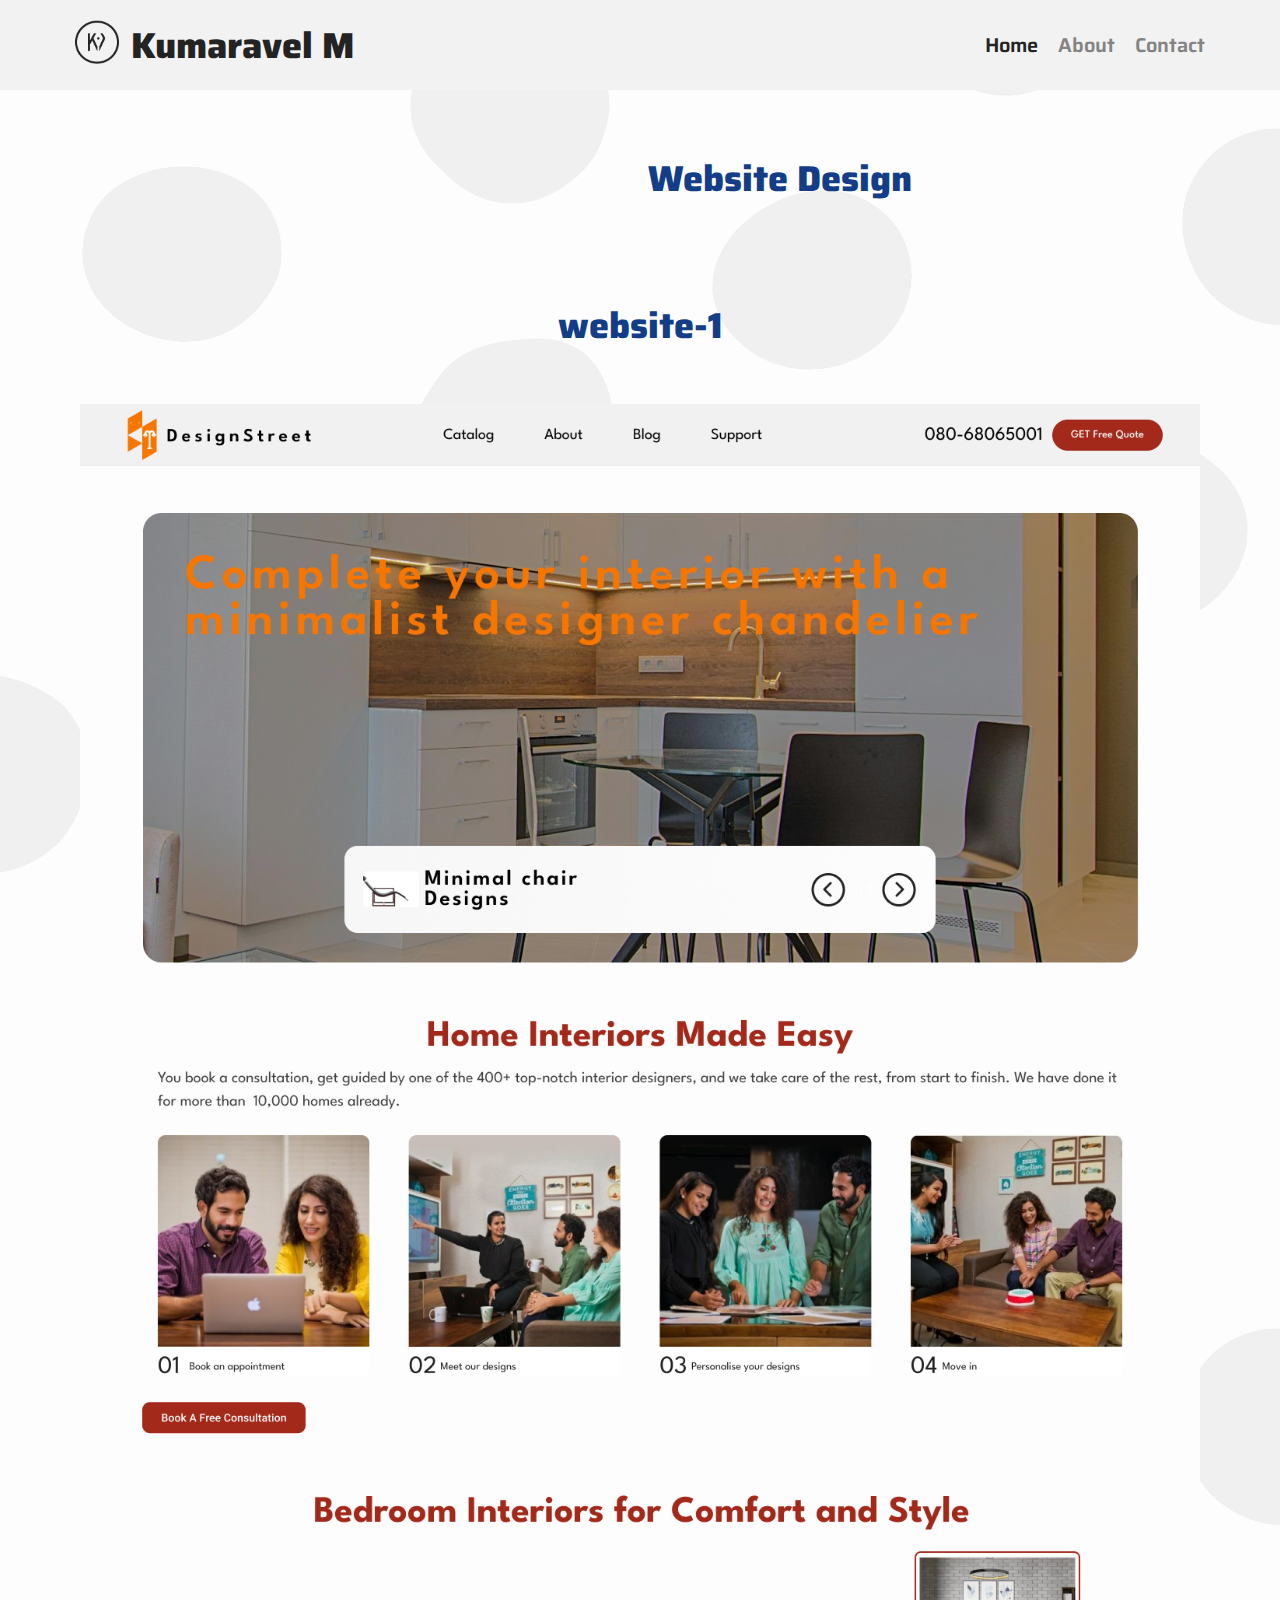
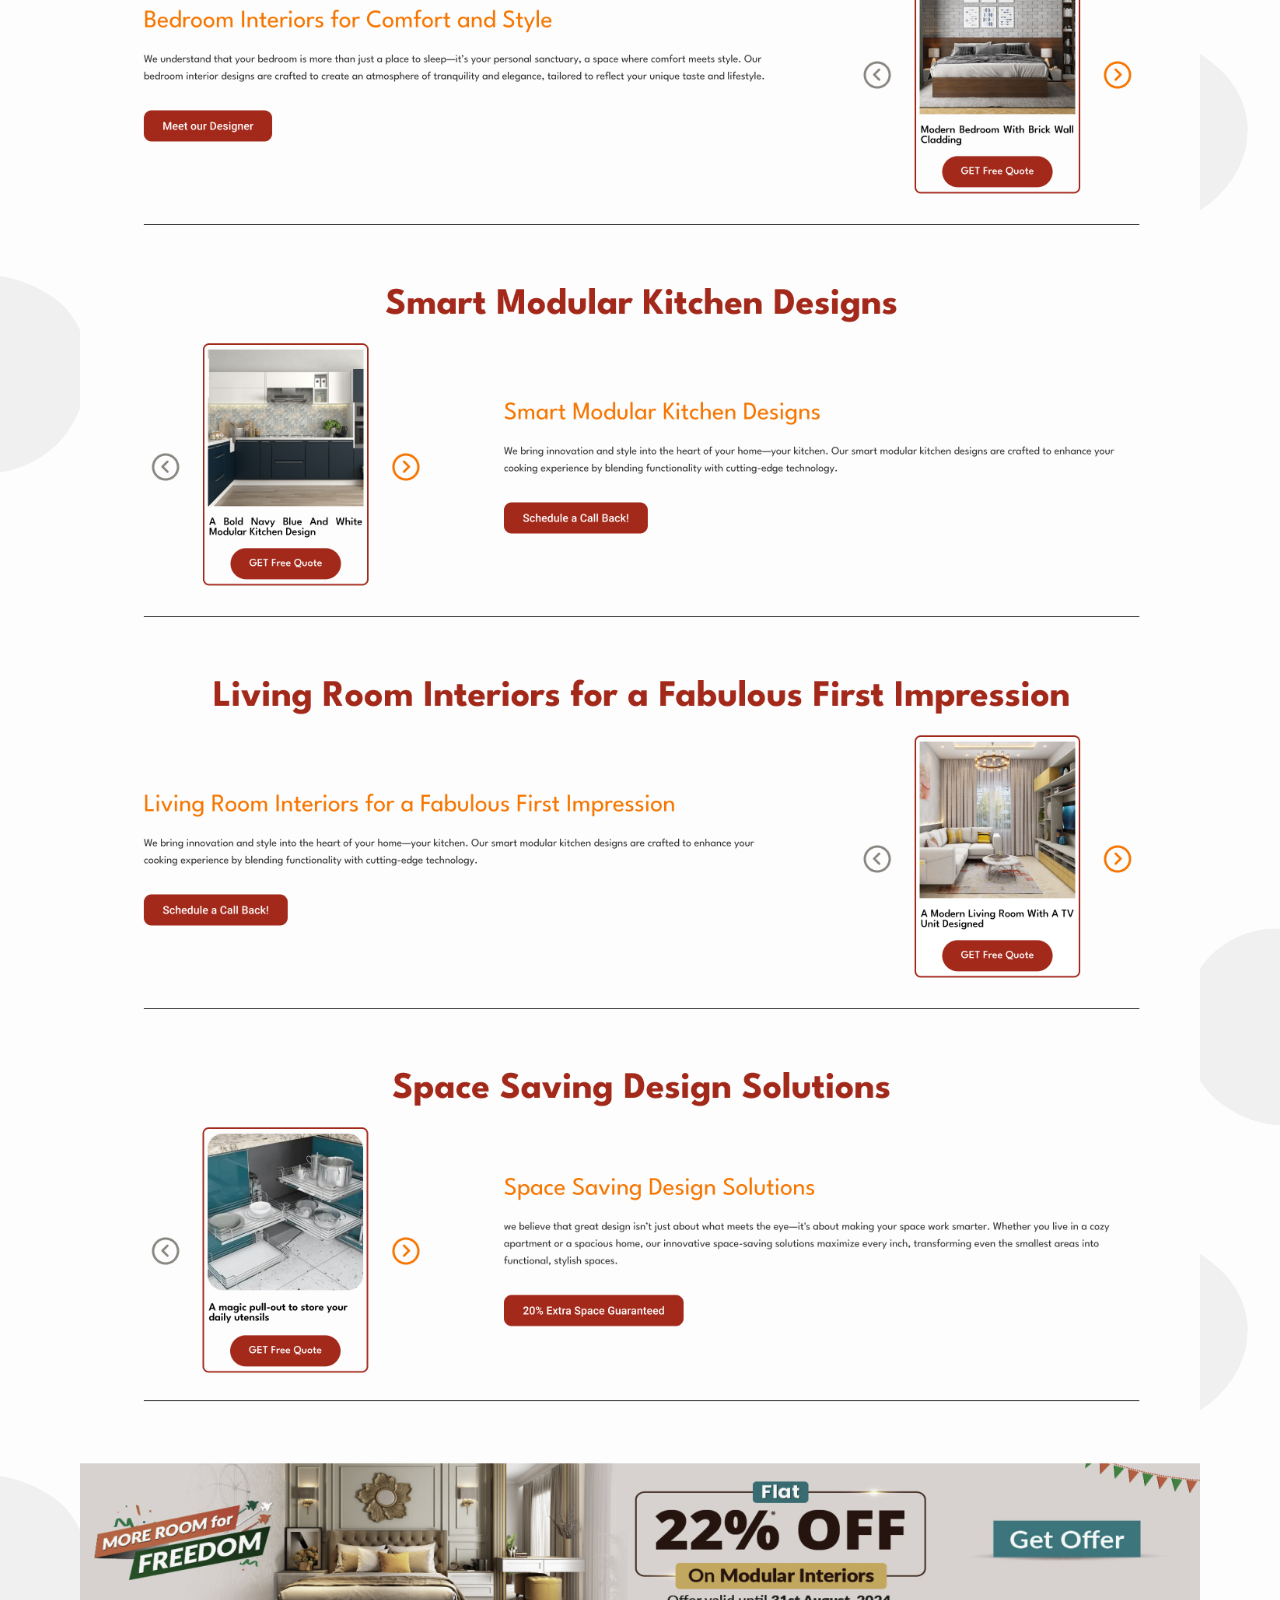
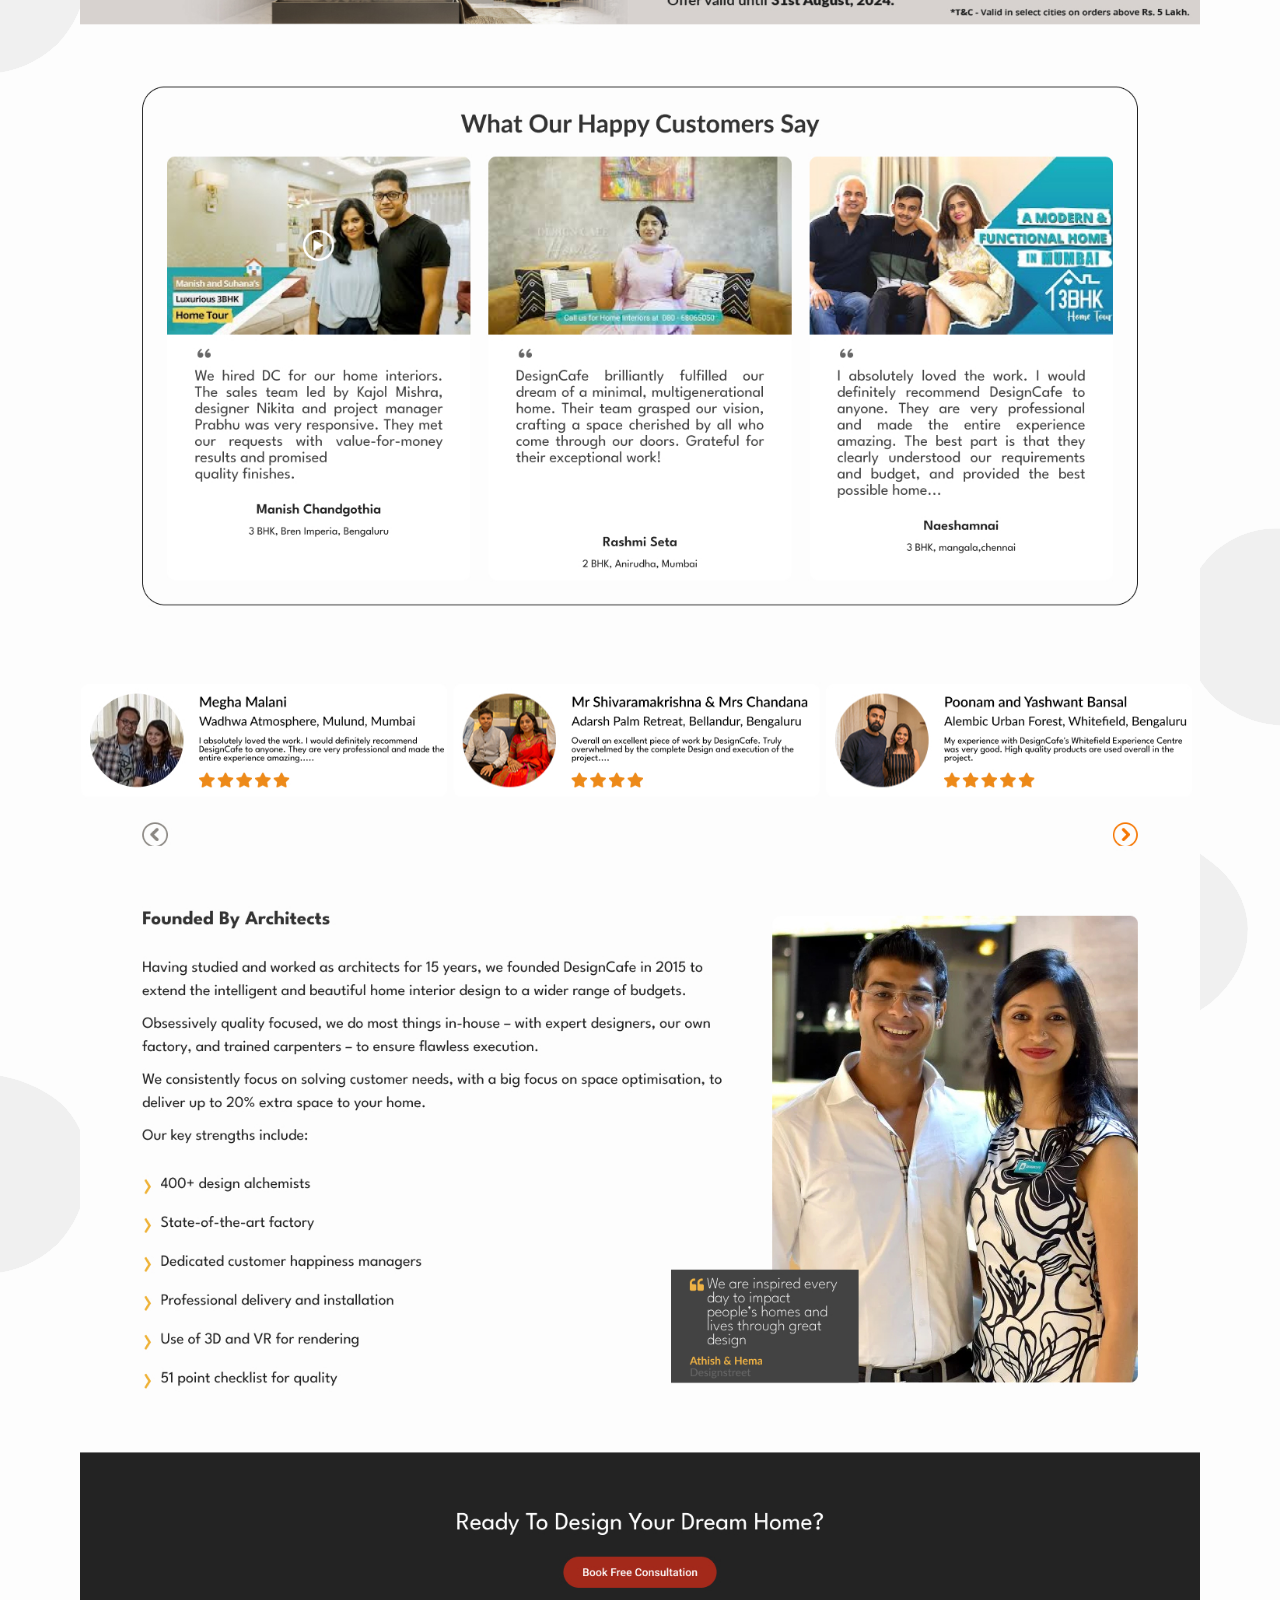
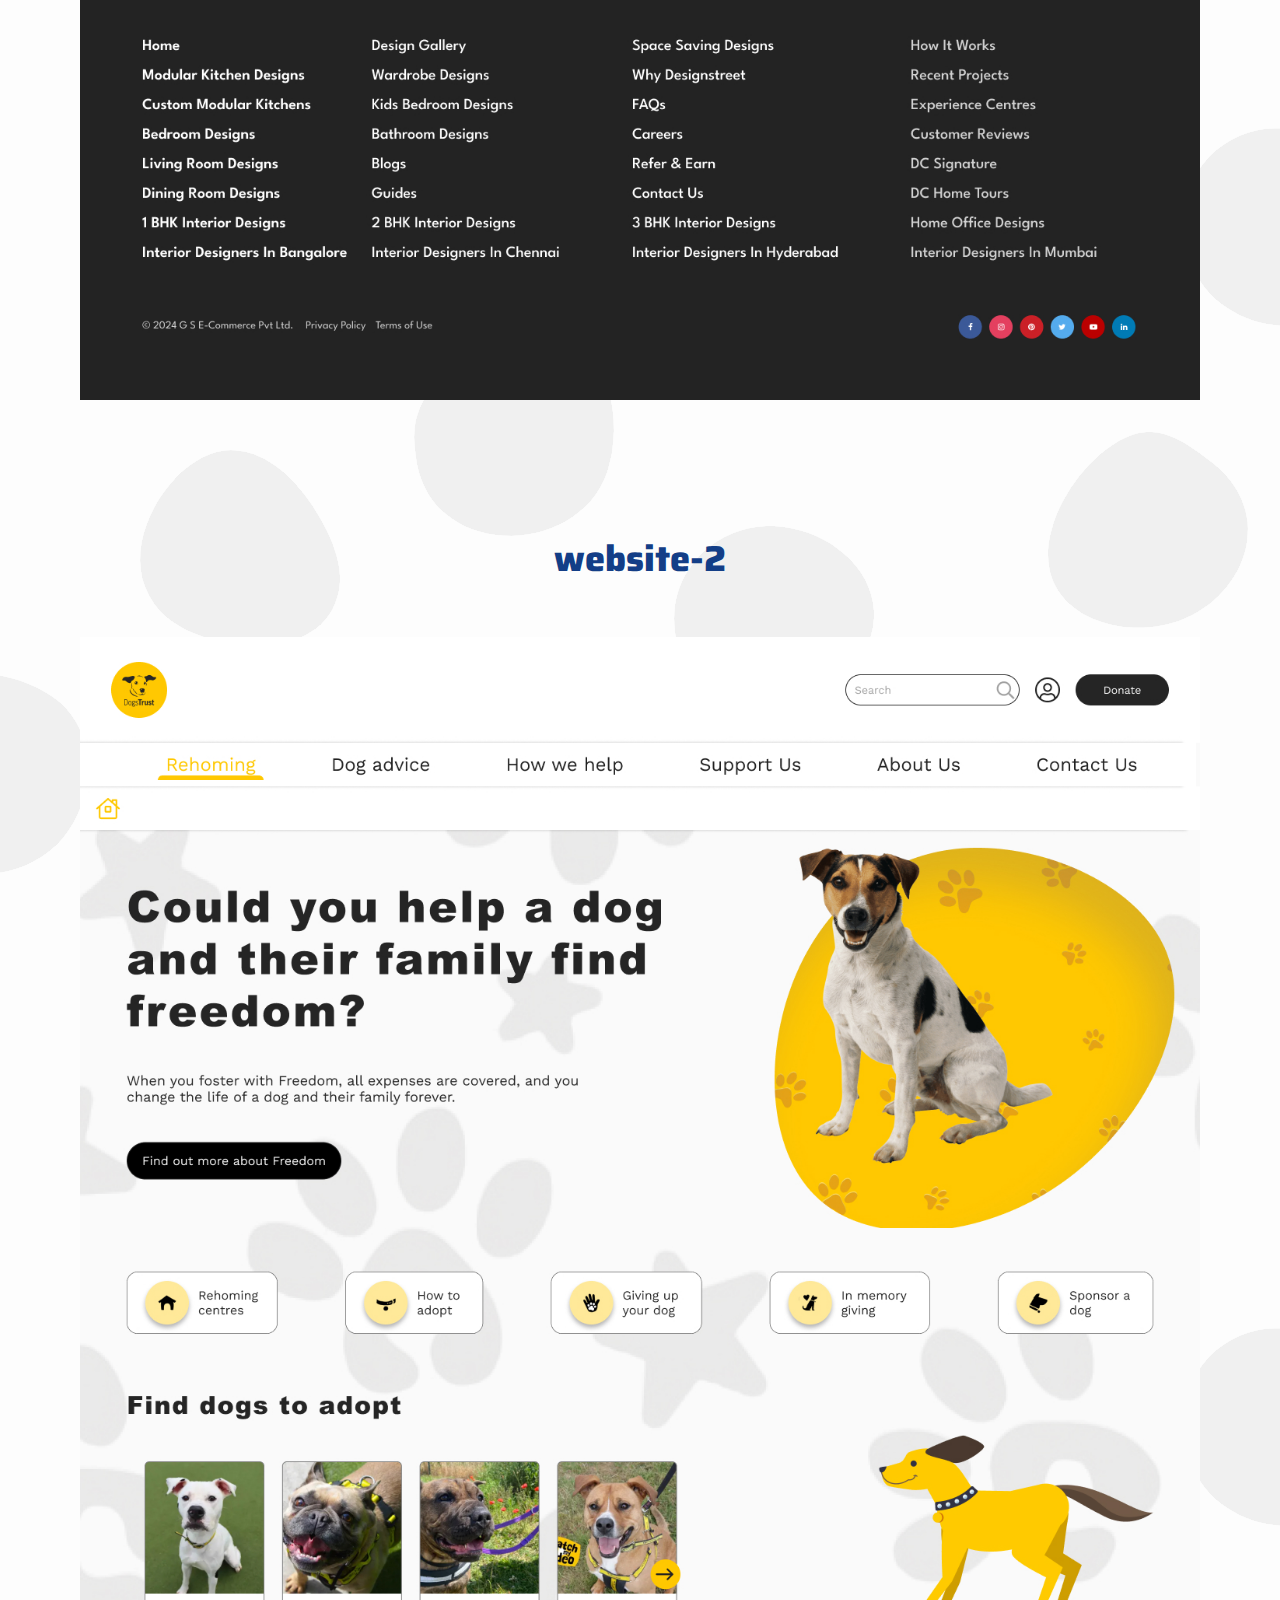
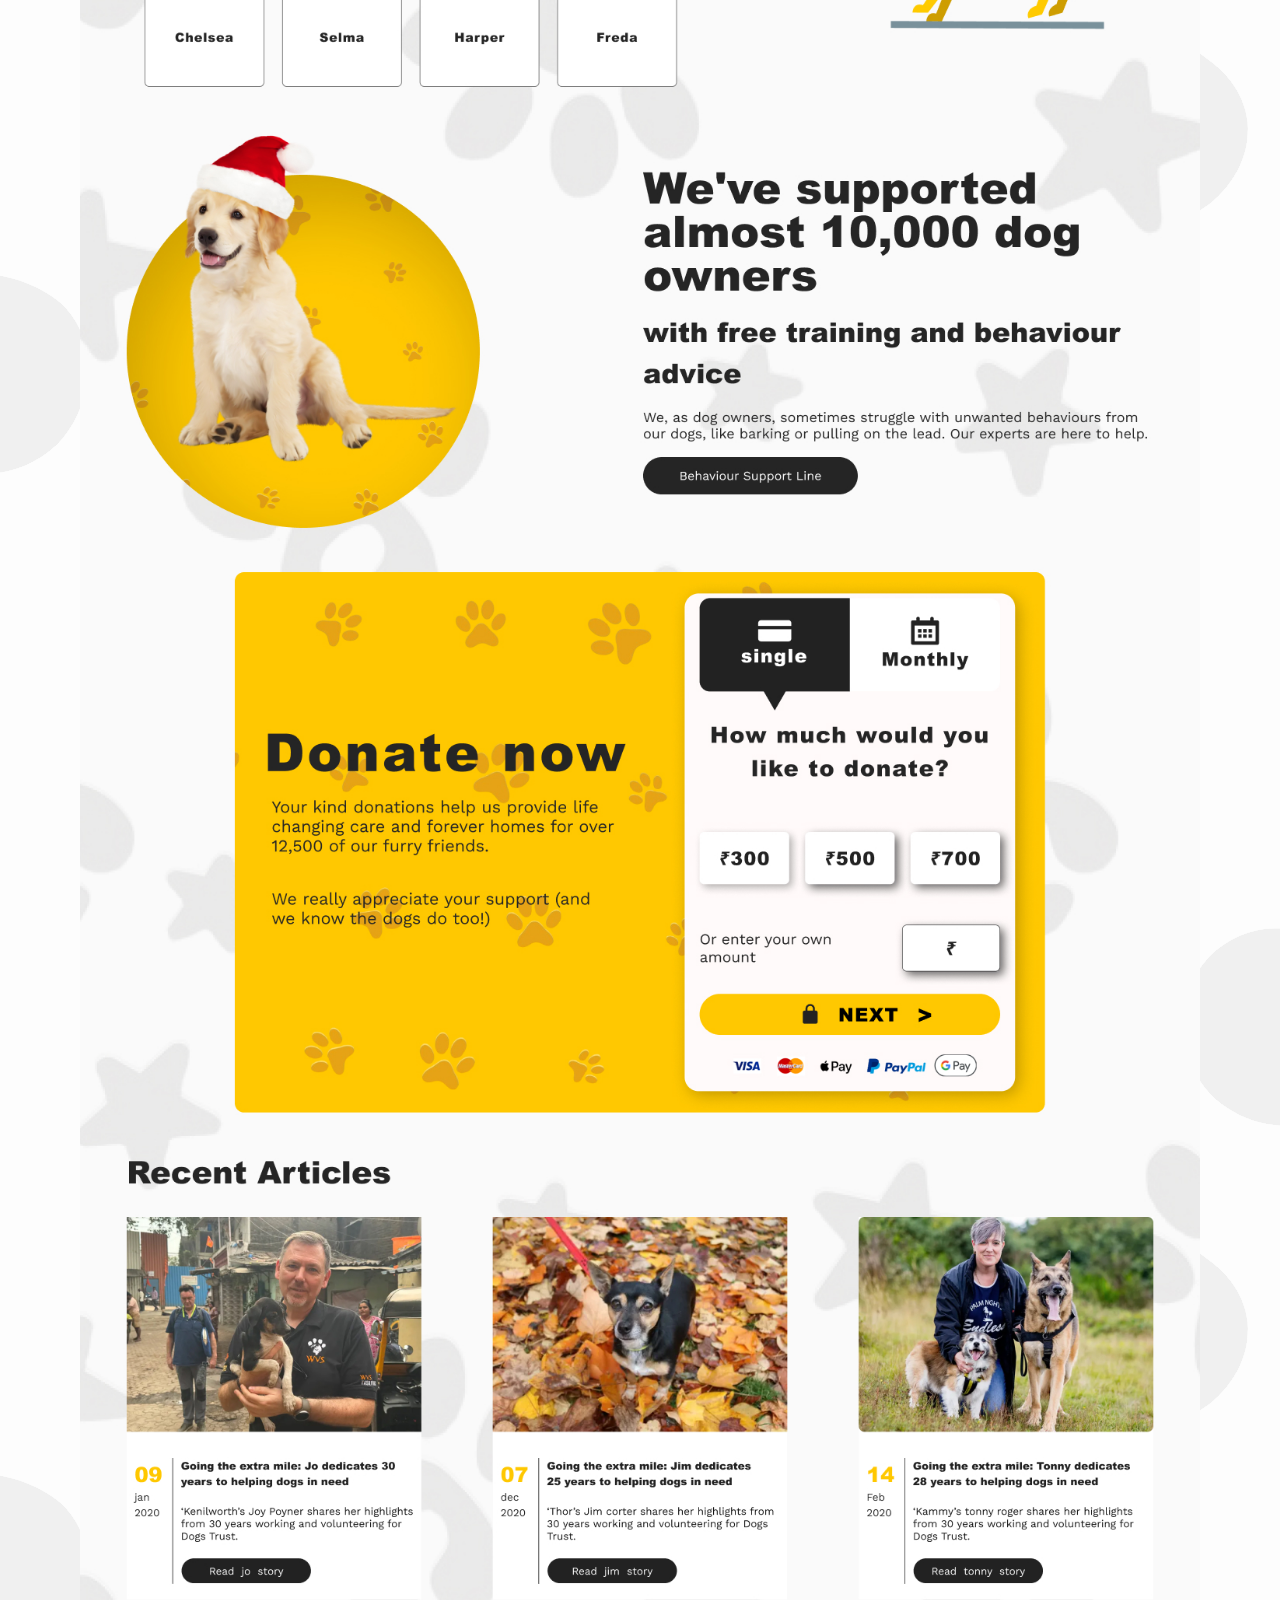
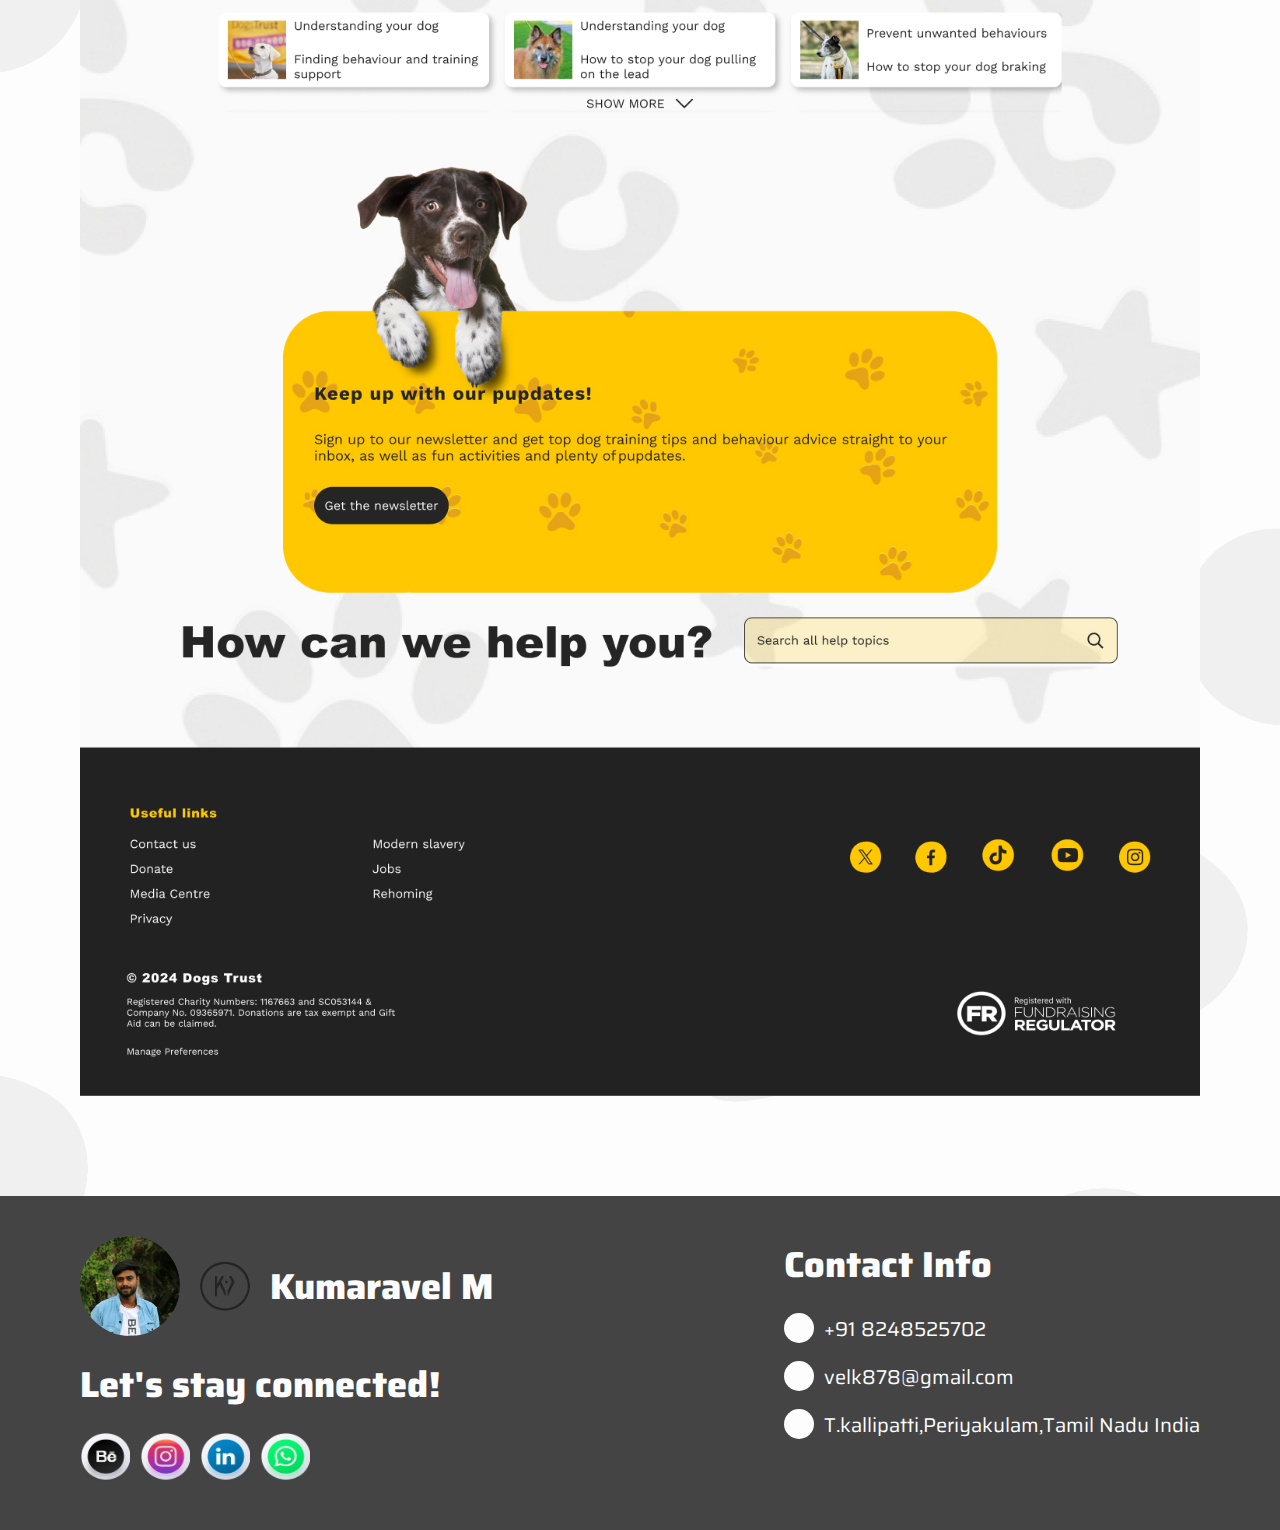
<file: website.html>
<!DOCTYPE html>
<html lang="en">

<head>
    <meta charset="UTF-8">
    <meta name="viewport" content="width=device-width, initial-scale=1.0">
    <title>kumaravel-website</title>
    <link rel="stylesheet" href="https://cdnjs.cloudflare.com/ajax/libs/font-awesome/6.7.1/css/all.min.css"
        integrity="sha512-5Hs3dF2AEPkpNAR7UiOHba+lRSJNeM2ECkwxUIxC1Q/FLycGTbNapWXB4tP889k5T5Ju8fs4b1P5z/iB4nMfSQ=="
        crossorigin="anonymous" referrerpolicy="no-referrer" />
        <link rel="shortcut icon" href="./image/logo-svg.svg" type="image/x-icon">
    <link rel="stylesheet" href="./main.css" class="css">
    <link rel="stylesheet" href="./website.css">
</head>

<body>
    <div class="main-body">
        <!-- banner -->
        <div class="banner">
            <nav class="navbar">
                <div class="logo">
                    <div><a href="./index.html"><img src="./image/logo-portfolio.png" alt="logo"></a></div>
                    <div>
                        <h1 class="text-cl fs-head">Kumaravel M</h1>
                    </div>
                </div>
                <div class="navicontent">
                    <input type="checkbox" name="" id="bur">
                    <label for="bur"><i class="fa-solid fa-bars"></i></label>
                    <ul>
                        <li><a href="./index.html" class="fs-para click fs-wt-600">Home</a></li>
                        <li><a href="./about.html" class="fs-para page fs-wt-600">About</a></li>
                        <li><a href="./contact.html" class="fs-para page fs-wt-600">Contact</a></li>
                    </ul>
                </div>
            </nav>
        </div>
        <div class="wrapper">
            <div class="arrow">
                <a href="./index.html"><i class="fa-solid fa-arrow-left pri-cl fs-head"></i></a>
                <h1 class="fs-head pri-cl">Website Design</h1>
            </div>
            <div class="webiste-1">
                <h1 class="pri-cl fs-head">website-1</h1>
                <img src="./image/webite-1.jpg " alt="webiste">
            </div>
            <div class="webiste-1">
                <h1 class="pri-cl fs-head">website-2</h1>
                <img src="./image/webite-2.jpg" alt="webiste">
            </div>
        </div>
        <footer class="bg-three footer ">
            <div class="left">
                <div class="one">
                    <img src="./image/porfile.png" alt="ptrofile-picture">
                    <div class="logo">
                        <img src="./image/logo-portfolio.png" alt="logo-image">
                        <h1 class="fs-head">Kumaravel M</h1>
                    </div>

                </div>
                <div class="two">
                    <p class="fs-head">Let's stay connected!</p>
                </div>
                <div class="three">
                    <a href="https://www.behance.net/velenk" target="_blank"><img src="./image/Social Media/Behance.png"
                            alt="behancce-logo"></a>
                    <a href="" target="_blank"><img src="./image/Social Media/Instagram.png" alt="instagram-logo"></a>
                    <a href="https://www.linkedin.com/in/kumaravel-m-415823166/" target="_blank"><img
                            src="./image/Social Media/Linkedin.png" alt="linkedin-logo"></a>
                    <a href="https://wa.me/8248525702 " target="_blank"><img src="./image/Social Media/Whatsapp.png"
                            alt="whatsapp-logo"></a>

                </div>
            </div>
            <div class="right">
                <h1 class="fs-head">Contact Info</h1>
                <div class="address">
                    <div class="footer-right">
                        <div class="icon"><i class="fa-solid fa-phone"></i></div>
                        <a href="tel:8248525702" class="fs-para text-wt"> +91 8248525702</a>
                    </div>
                    <div class="footer-right">
                        <div class="icon">
                            <i class="fa-regular fa-envelope"></i>
                        </div>
                        <a href="mailto:velk878@gmail.com" class="fs-para text-wt">velk878@gmail.com</a>
                    </div>
                    <div class="footer-right">
                      <div class="icon"><i class="fa-solid fa-location-dot"></i></div>
                      <div>
                        <a href="" class="fs-para text-wt">T.kallipatti,Periyakulam,Tamil Nadu India</a>
                      </div>
                    </div>
                </div>
            </div>

        </footer>

    </div>


</body>

</html>
</file>
<file: main.css>
@import url(https://fonts.googleapis.com/css2?family=Saira:wght@100;200;300;400;500;600;800;900&display=swap);

body {
    font-family: 'Saira', sans-serif;
}

* {
    margin: 0px;
    padding: 0px;
}

h1 {
    margin: 0px;
    padding: 0px;
}

p {
    margin: 0px;
    padding: 0px;
}

.pri-cl {
    color: #133E87;
}

.sec-cl {
    color: #608BC1;
}

.text-cl {
    color: #232323;
    text-decoration: none;
}
.text-wt{
    color: #fdfdfd;
    text-decoration: none;
}

.bg-one {
    background-color: #fdfdfd;
}

.bg-two {
    background-color: rgb(131, 131, 131, 0.4);
}

.bg-three {
    background-color: #444444;
}

.fs-head {
    font-size: 36px;
    font-weight: 800;
}
.fs-subhead{
    font-size: 24px;
}

.fs-para {
    font-size: 20px;
}
.fs-display{
    font-size: 48px;
}
.fs-subdisplay{
    font-size: 28px;
}
.fs-wt-600{
    font-weight: 600;
}

.main-body {
    background-color: #fdfdfd;
    background-image: url('./image/bg\ \(2\).png');
    background-blend-mode:color-burn;
    overflow: hidden;
}

.button {
    border-radius: 50px;
    /* height: 72px; */
    display: flex;
    gap: 10px;
    justify-content: center;
    align-items: center;
    text-decoration: none;
    border: none;
    color: #fdfdfd;
    padding: 16px 12px;
    font-size: 24px;
    font-weight: 500;
    width: 30%;

    &:hover {
        background-color: #fdfdfd;
        transition-duration: 0.7s;
        color: #133E87;
        border: #133E87 1px solid;
    }

}

.button img {
    width: 32px;
    height: 32px;
}

.button:hover .button-img {
    transition-duration: 0.7s;
    transform: rotate(-45deg);
}

.reverse {
    display: flex;
    flex-direction: row-reverse;
}

.secondary-button {
    width: 20%;
    border: #232323 solid 1px;
    border-radius: 2px;
    color: #232323;
    padding: 16px 12px;
    font-size: 18px;
    transition-duration: 0.7s;

    &:hover {
        color: #fdfdfd;
        background-color: #232323;
    }
}

.primary {
    background-color: #133E87;
}

.sec {
    color: #608BC1;
}
.page{
    color: #838383;
}
.click{
    color: #232323;
}
/* marigins */

/* nav */
.main-body .banner nav {
    background-color: #f2f2f2;
    height: 10vh;
    /* width: 100vw; */
    display: flex;
    justify-content: space-between;
    align-items: center;
    padding: 0px 75px;
}

.main-body .banner nav .logo img {
    width: 44px;
    height: 44px;
    /* background-color: #838383; */
}

.main-body .banner .navbar .logo {
    display: flex;
    /* flex-direction: column; */
    gap: 12px;
    align-items: center;
    justify-content: center;
    color: #232323;
    /* font-size: 32px; */
    font-weight: 700;
    /* background-color: aquamarine; */
    margin: 0px;
}

.main-body .banner nav .navicontent {
    
    display: flex;
    gap: 32px;
    align-items: center;
    justify-content: center;
    
}
.main-body .banner nav .navicontent input {
    display: none;
}
.main-body .banner nav .navicontent label{
    display: none;
    z-index: 1;
}
a{
    text-decoration: none;
}
.main-body .banner nav .navicontent ul {
    display: flex;
    gap: 20px;
}
.main-body .banner nav .navicontent ul li{
    list-style-type: none;
}

.main-body .banner nav .navicontent h1 {
    /* color: #232323; */
    font-size: 20px;
    font-weight: 600;
    

    &:hover {
        text-decoration: underline;
        transition-duration: 0.9s;
    }
}

/*banner  */
.main-body .banner .main-banner {
    /* background-color: #fdfdfd; */
    height: 85vh;
    display: flex;
    /* width: 100vw; */
    justify-content: space-between;
    align-items: center;
    background-image: url(./image/banner-bg.png);
    background-size: cover;
    background-position: center;
    background-repeat: no-repeat;
    padding: 0px 80px;
}

.main-body .banner .main-banner .left {
    width: 60%;
    display: flex;
    flex-direction: column;
    gap: 12px;
}


.main-body .banner .main-banner .right {
    width: 40%;
    height: 80%;
    /* background-color: aquamarine; */
}

.main-body .banner .main-banner .right img {
    height: 100%;
    width: 100%;
    object-fit: contain;
}
#scrollToTopBtn {
    position: fixed;
    bottom: 20px;
    right: 20px;
    display: none; /* Hidden by default */
    background-color: #007BFF;
    color: red;
    border: none;
    border-radius: 5px;
    padding: 10px 15px;
    cursor: pointer;
    box-shadow: 0px 4px 6px rgba(0, 0, 0, 0.1);
    transition: opacity 0.3s ease, transform 0.3s ease;
}

#scrollToTopBtn:hover {
    background-color: #0056b3;
}

/* specailies  */
.main-body .Specialties {
    display: flex;
    gap: 20px;
    margin: 60px 0px;
    flex-direction: column;
    align-items: center;
    justify-content: center;
    /* background-color: rgb(221, 137, 27); */
    padding: 0px 80px;
}
.main-body .Specialties .card {
    width: 100%;
    display: flex;
    justify-content: space-between;
}

.main-body .Specialties .card .cards {
    width: 150px;
    height: 150px;
    border: #133E87 1px solid;
    border-radius: 50%;
    display: flex;
    flex-direction: column;
    justify-content: center;
    align-items: center;
    font-size: 20px;
    font-weight: 500;
    color: #133E87;
    transition-duration: 0.9s;
    
    &:hover {
        background-color: #133E87;
        color: #fdfdfd;
        filter: grayscale(0%);
    }
}
.main-body .Specialties .card .cards:hover  img {
    filter: grayscale(100%);
}

.main-body .Specialties .card .cards img {
    width: 40%;
    height: 40%;
    filter: grayscale(0%);
    transition-duration: 0.7s ;
}

.main-body .Specialties .card .cards:hover .main-body .Specialties .card .cards .card-img {
    background-color: #fdfdfd;
}

.main-body .Specialties .card .cards p {
    width: 70%;
    text-align: center;
}

/* Tools I master */
.main-body .tools {
    display: flex;
    gap: 40px;
    flex-direction: column;
    align-items: center;
    justify-content: center;
    text-align: center;
    margin: 60px 0px;
    padding: 0px 80px ;
}

.main-body .tools .head-tools {
    display: flex;
    flex-direction: column;
    justify-content: center;
    align-items: center;
    /* gap: 20px; */

}


.main-body .tools .tools-card {
    display: flex;
    /* flex-wrap: wrap; */
    gap: 12px;
    justify-content: space-between;
    animation: scroll-carousel 20s linear infinite;
}

@keyframes scroll-carousel {
    0% {
        transform: translatex(0%);
    }

    100% {
        transform: translatex(-50%);
    }
}

.main-body .tools .tools-card .tools-cards {
    width: 184px;
    height: 184px;
    background-color: #133E87;
    border-radius: 20px;
    display: flex;
    flex-direction: column;
    justify-content: center;
    align-items: center;
    transition-duration: 0.9s;
    font-size: 20px;
    color: #fdfdfd;
    border: #133E87 1px solid;

    &:hover {
        background-color: #fdfdfd;
        color: #133E87;

    }
}

.main-body .tools .tools-card .tools-cards img {
    width: 50%;
}


/* portfolio */
.main-body .portfolio {
    display: flex;
    gap: 40px;
    flex-direction: column;
    justify-content: center;
    align-items: center;
    padding: 0px 80px;
    margin: 60px 0px;
    /* text-align: center; */
}

.main-body .portfolio .head-portfolio {
    text-align: center;
    gap: 20px;
    color: #232323;
}

.main-body .portfolio .head-portfolio h1 {
    color: #133E87;
    font-size: 36px;
}

.main-body .portfolio .portfolio-content {
    display: flex;
    flex-direction: column;
    gap: 20px;
    /* background-color: aqua; */
}

.main-body .portfolio .designs {
    display: flex;
    gap: 50px;
    align-items: center;
    justify-content: center;
    padding: 40px 20px;
    border-radius: 20px;

}

.main-body .portfolio .designs .design-image {
    width: 30%;
    display: flex;
    justify-content: center;
    align-items: center;
    /* border: #232323 1px solid; */
    padding: 10px 0px;
}

.main-body .portfolio .designs .design-image img {
    height: 70%;
    width: 70%;
    object-fit: contain;
    border: #232323 1px solid;
    padding: 10px;
    border-radius: 20px;
}

.main-body .portfolio .designs .design-details {
    width: 60%;
    height: 90%;
    display: flex;
    flex-direction: column;
    gap: 8px;
    justify-content: start;
    padding: 10px;
    border-left: #232323 3px solid;
}

.main-body .portfolio .designs .design-details button {
    width: 60%;
}

/* footer */
.main-body .footer {
    color: #fdfdfd;
    padding: 40px 80px;
    display: flex;
    justify-content: space-between;

}

.main-body .footer .left {
    display: flex;
    flex-direction: column;
    gap: 20px;
}

.main-body .footer .left .one {
    display: flex;
    gap: 20px;
    /* justify-content: center; */
    align-items: center;
}

.main-body .footer .left .one img {
    width: 100px;
    height: 100px;
    border-radius: 50%;
}

.main-body .footer .left .one .logo {
    display: flex;
    gap: 20px;
    align-items: center;
}

.main-body .footer .left .one .logo img {
    width: 50px;
    height: 50px;
}

.main-body .footer .left .three {
    display: flex;
    gap: 10px;
}

.main-body .footer .left .three img {
    width: 50px;
    height: 50px;
}
/* footer right  */
.footer-right{
    display: flex;
    gap: 10px;
}
.footer .right {
    display: flex;
    flex-direction: column;
    gap: 20px;
}
.footer .right .address{
    display: flex;
    flex-direction: column;
    gap: 16px;
}
.icon{
    background-color: #fdfdfd;
    color: #232323;
    width: 30px;
    height: 30px;
    display: flex;
    /* stroke: #232323 1px solid; */
    justify-content: center;
    align-items: center;
    border-radius: 50%;
}



/*responsive  */
/* common-class */
@media (max-width: 1051px) {
    .fs-display{
     font-size: 36px;
    }
    .fs-subdisplay{
     font-size: 20px;
    }
    .button{
     font-size: 16px;
    }
    .fs-head{
     font-size: 24px;
    }
    .fs-para{
     font-size: 18px;
    }
   }
/* nav */
@media (max-width: 765px) {
    .main-body .banner nav {
        padding: 0px 40px ;
    }
}
@media (max-width: 585px){
    .main-body .banner nav .logo img {
        width: 32px;
        height: 32px;
    }
    .main-body .banner nav .navicontent {
        position: relative;
    }
     .main-body .banner nav .navicontent label {
        display: block;
        color: #232323;
        font-size: 32px;
    }
    .main-body .banner nav .navicontent ul {
        text-align: left;
        flex-direction: column;
        justify-content: center;
        z-index: 1;
        align-items: center;
        padding: 12px 32px;
        border: #133E87 1px solid;
        border-radius: 5px;
        gap: 24px;
        position: absolute;
        top: 35px;
        left :100px;
        background-color: rgb(0, 86, 179,0.5);
        transition-duration: 0.7s;
    }
    #bur:checked ~ ul{
        top: 35px;
        left: -70px;
        /* z-index: -1; */
    }
     @media (max-width: 375px){
        .fs-head {
            font-size: 20px;
        }
        .main-body .banner nav {
            padding: 0px 40px;
        }
    }
}
 /*banner*/
 @media (max-width: 770px){
    .fs-display {
        font-size: 28px;
    }
    .fs-subdisplay {
        font-size: 18px;
    }
    .button {
        padding: 12px 24px;
        font-size: 18px;
        font-weight: 500;
        width: 50%;
    }
    .main-body .banner .main-banner {
        padding: 0px 60px;
    }
}
@media (max-width: 620px) {
    .fs-subdisplay {
        font-size: 16px;
    }
}
@media (max-width: 570px) {
    .sec{
            color: #133E87;
    }
    .sec-cl{
        color: #133e87;
    }
        .main-body .banner nav {
        padding: 0px 24px;
    }
    .main-body .banner .main-banner{
        padding: 0px 24px;
    }
    
.main-body .banner .main-banner{
    flex-direction: column-reverse;
    justify-content: center;
    align-items: center;
    position: relative;
    /* background-color: darkblue; */
    /* display: none; */
}
.main-body .banner .main-banner .right{
    position: absolute;
    opacity: 0.3;
    /* display: none; */
    z-index: 0;
    /* background-color: rgb(136, 83, 14); */
    width: 60%;
}
.main-body .banner .main-banner .left{
    z-index: 1;
    width: 100%;
}
.main-body .banner .main-banner .right img{
    width: 100%;
    object-fit: contain;

}
    .button {
        padding: 8px 24px;
        width: 50%;
        font-size: 16px;
    }
}
/* specialities */

@media(max-width:784px){
    
    .main-body .Specialties .card  {
        flex-wrap: wrap;
        align-items: center;
        justify-content: center;
        gap: 12px;
    }
    .main-body .Specialties .card .cards {
        width: 150px;
        height: 150px;
        font-size: 14px;
    }
    .main-body .Specialties .card .cards p {
        width: 90%;
    }
    
}

/* 765px */
@media (max-width: 930px) {
    .main-body .portfolio {
        padding: 0px 60px;
        margin: 60px 0px;}
        .main-body .footer{
            padding: 30px 40px;
        }
    }
    /* 850px */
    @media (max-width: 850px) {
        .main-body .footer{
            flex-direction: column;
            gap: 40px;
        }
    }
/* 570px */
@media(max-width:570px){
    .fs-para {
        font-size: 14px;
    }
    .secondary-button {
        font-size: 12px;
        transition-duration: 0.7s;
    }
    /* specialties */
    .main-body .Specialties{
        padding: 0px 24px;
        margin: 0px 20px;
    }
    /* tools */
    .main-body .tools  {
        padding: 0px 24px;
        margin: 20px 0px ;
    }
    .main-body .tools .tools-card .tools-cards {
        width: 120px;
        height: 120px;
    }
    /* portfolio */
.main-body .portfolio {
    margin: 20px 0px ;
    gap: 20px;
    padding: 0px 24px;
}
.main-body .portfolio .designs {
    padding: 20px 8px;
    gap: 12px;
}
.main-body .portfolio .designs .design-details {
    width: 100%;
    gap: 8px;
    padding: 0px 0px 0px 8px;
    border-left: #232323 1px solid;
}    
.main-body .portfolio .designs .design-details button {
    width: 60%;
}
.main-body .portfolio .designs .design-image{
    padding:4px;
    width: 50%;
    height: 100px;
}
.main-body .portfolio .designs .design-image img {
    object-fit: contain;
    /* padding: 4px; */
    width: 100%;
    height: 100%;
}
/* footer */
.main-body .footer {
    flex-direction: column;
    padding: 20px 24px;
    gap: 20px;
}
.main-body .footer .left {
    display: flex;
    flex-direction: column;
    gap: 12px;
}
.footer .right {
    gap: 8px;
}
.footer .right .address {
    gap: 8px;
}
.main-body .banner .main-banner {
    height: 60vh;
}
.main-body .Specialties .card .cards {
    width: 120px;
    height: 120px;
    justify-content: space-evenly;
    align-items: space-evenly;  
}

}

@media(max-width:470px){
    .main-body .portfolio .designs{
        position: relative;
        background-color: rgb(131, 131, 131, 0.4);
    }
    .main-body .portfolio .designs .design-image{
        /* position: absolute; */
        /* display: none; */
    }
    /* .designs-rev{
        display: flex;
        flex-direction: column;
        border-right: #232323 2px solid;
        align-items: end;
    } */
    .main-body .portfolio .designs:nth-child(2) {
        border: none;
    }
}
</file>
<file: about.css>
* {
    margin: 0px;
    padding: 0px;
}

.bg-pri {
    background-color: #133E87;
}

.bg-sec {
    background-color: #F96E2A;
}

.link {
    text-decoration: none;
}

ul {
    list-style-type: disc;
}

.main-body .about-banner {
    display: flex;
    height: 85vh;
    gap: 20px;
    /* width: 100vw; */
    justify-content: space-between;
    align-items: center;
    padding: 0px 80px;
}

.main-body .about-banner .about-left {
    /* width: 50%;   */
    height: 80%;
    display: flex;
    justify-content: center;
    align-items: center;
    /* background-color: aqua;   */

    /* background-color: aquamarine; */
}

.main-body .about-banner .about-left img {
    height: 100%;
    width: 100%;
    object-fit: contain;
    border-radius: 20px;
    background-color: beige;
}

.main-body .about-banner .about-right {
    width: 50%;
    display: flex;
    flex-direction: column;
    gap: 10px;
}

.main-body .about-banner .about-right .chat {
    width: 40%;
}

/* journey */
.main-body .journey {
    padding: 60px 80px;
    display: flex;
    flex-direction: column;
    align-items: center;
    gap: 80px;
}

.main-body .journey .journey-card {
    width: 80%;
    display: flex;
    flex-direction: column;
    gap: 48px;
    padding: 0px 0px 0px 120px;
    /* background-color: aquamarine; */
    border-left: #133E87 5px dashed;
    /* align-items: end; */
    position: relative;
}

.main-body .journey .journey-card .dot-back {
    width: 50px;
    height: 50px;
    border-radius: 50%;
    display: flex;
    justify-content: center;
    align-items: center;
    position: absolute;
    filter: blur(2px);
    /* -webkit-backdrop-filter: blur(10px);  */
    top: -25px;
    left: -25px;
    /* background-color: ; */
}

.main-body .journey .journey-card .dot-back .dot {
    width: 60%;
    height: 60%;
    border-radius: 50%;
}

.main-body .journey .journey-card .journeyCardHead {
    display: flex;
    flex-direction: column;
    gap: 20px;
}

.main-body .journey .journey-card .journeyCardHead .head-journey {
    display: flex;
    justify-content: space-between;
    align-items: center;
    /* gap: 80px; */
}

.main-body .journey .journey-card .journeyCardDetails {
    width: 100%;
}

/* hobby */
.main-body .hobby {
    display: flex;
    flex-direction: column;
    align-items: center;
    gap: 40px;
    padding: 0px 80px;
}

.main-body .hobby .hobbyCardHolder {
    width: 100%;
    display: flex;
    justify-content: space-between;
    align-items: center;
}

.main-body .hobby .hobbyCardHolder .hobbyCards {
    width: 20%;
    height: 300px;
    border: #F96E2A 3px solid;
    border-radius: 10px;
    display: flex;
    flex-direction: column;
    justify-content: center;
    align-items: center;
    position: relative;
}

.main-body .hobby .hobbyCardHolder .hobbyCards .hobbyImageHolder {
    background-color: #CBDCEB;
    border-radius: 10px;
    margin: 5px 0px 0px 0px;
    width: 90%;
    height: 75%;
    display: flex;
    flex-direction: column;
    justify-content: center;
    align-items: center;
    transition-duration: 0.7s;
}

.main-body .hobby .hobbyCardHolder .hobbyCards:hover .hobbyImageHolder {
    height: 100%;
    width: 100%;
    margin: 0px;

}

.main-body .hobby .hobbyCardHolder .hobbyCards .hobbyImageHolder .orangebg {
    width: 80%;
    height: 77%;
    border-radius: 50%;
    background-color: #F96E2A;
    display: flex;
    justify-content: center;
    align-items: center;
    /* position: relative; */
}

.main-body .hobby .hobbyCardHolder .hobbyCards:hover .orangebg {
    height: 60%;

}

.main-body .hobby .hobbyCardHolder .hobbyCards .hobbyImageHolder .orangebg img {
    width: 50%;
    height: 50%;
    object-fit: contain;
}

.main-body .hobby .hobbyCardHolder .hobbyCards .hikingName {
    text-align: center;
}

.main-body .hobby .hobbyCardHolder .hobbyCards :hover .hikingName p {
    position: absolute;
    top: 20%;
    left: 20%;
    color: #fdfdfd;

}

/* qoutes */
.main-body .qoutes {
    display: flex;
    justify-content: space-between;
    gap: 50px;
    padding: 60px 80px;
    /* background-color: aqua; */
}

.main-body .qoutes .qoutes-left {
    width: 50%;
}

.main-body .qoutes .qoutes-left .qoutes-content {
    /* width: 80%; */
    padding: 0px 0px 0px 20px;
    /* background-color: #F96E2A; */
}

.main-body .qoutes .qoutes-left .qoutes-author {
    display: flex;
    justify-content: end;
}

.main-body .qoutes .qoutes-left .down {
    display: flex;
    justify-content: end;
}

/* .main-body .qoutes .qoutes-left .up{
    line-height: 100%;
} */
.main-body .qoutes .qoutes-right {
    width: 40%;
    display: flex;
    flex-direction: column;
    justify-content: center;
    align-items: start;
    gap: 20px;
}

/* 930px */
@media (max-width:930px) {
    .button {
        width: 50%;
    }

    .main-body .about-banner {
        padding: 0px 60px;
    }

    .main-body .journey {
        padding: 0px 60px;
        gap: 60px;
    }

    .main-body .hobby {
        padding: 40px 60px 0px 60px;

    }

    .main-body .hobby .hobbyCardHolder .hobbyCards {
        height: 250px;
    }

    .main-body .qoutes {
        padding: 40px 60px;
    }

}

@media (max-width:840px) {
    .fs-subhead {
        font-size: 20px;
    }

    .main-body .about-banner .about-left {
        width: 30%;
        height: auto;
        /* background-color: #133E87; */
    }

    .main-body .about-banner .about-left img {
        border-radius: 20px;
    }

    .main-body .about-banner .about-right {
        width: 70%;
    }

    .main-body .hobby .hobbyCardHolder .hobbyCards {
        width: 20%;
        height: 200px;
        text-align: center;
    }

    .main-body .hobby .hobbyCardHolder .hobbyCards .hobbyImageHolder .orangebg {
        width: 90%;
        height: 70%;
    }

    .main-body .journey .journey-card .journeyCardHead {
        gap: 12px;
    }

    .main-body .journey .journey-card {
        gap: 32px;
        padding: 0px 0px 0px 90px;
    }
}

@media (max-width:690px) {
    .main-body .hobby .hobbyCardHolder .hobbyCards {
        width: 22%;
    }
}

@media (max-width:570px) {
    .main-body .about-banner {
        padding: 0px 24px;
    }

    .main-body .journey {
        padding: 0px 24px;
        gap: 20px;
    }

    .main-body .journey .journey-card {
        gap: 20px;
    }

    .main-body .journey .journey-card {
        padding: 0px 0px 0px 45px;
    }

    .main-body .hobby {
        gap: 20px;
        padding: 20px 24px;
    }

    .main-body .qoutes {
        padding: 20px 24px;
    }
}

@media (max-width:450px) {
    .main-body .about-banner {
        position: relative;
    }

    .main-body .about-banner .about-left {
        width: 75px;
        position: absolute;
        border-radius: 50px;
        top: 10%;
        left: 5px;
        overflow: hidden;
    }

    .main-body .about-banner .about-right {
        width: 100%;
    }

    .main-body .about-banner .about-right h1 {
        margin-left: 65px;
    }

    .main-body .hobby .hobbyCardHolder .hobbyCards {
        border: #F96E2A 1.5px solid;
        height: 70px;
    }

    .main-body .hobby .hobbyCardHolder .hobbyCards .hobbyImageHolder {
        margin: 0px;
        width: 100%;
        height: 100%;
    }

    .hobbyCards {
        position: relative;
    }

    .hobbyCards .hikingName {
        position: absolute;
        bottom: 0px;
    }

    .hobbyCards .hikingName p {
        font-weight: 400;
        font-size: 12px;
        color: #414040;
    }

    .main-body .qoutes {
        flex-direction: column;
        gap: 10px;
    }

    .main-body .qoutes .qoutes-left {
        width: 100%;
    }

    .main-body .qoutes .qoutes-right {
        width: 100%;
    }
}
</file>
<file: banner.css>
* {
    margin: 0px;
    padding: 0px;
}

.wrapper {
    padding: 60px 80px;
    display: flex;
    align-items: center;
    justify-content: center;
    flex-direction: column;
    gap: 50px;
    width: 100%;
    overflow: hidden;
}
.arrow{
    width: 100%;
    display: flex;
    align-items: center;
    justify-content: space-between;
    /* gap: 120px; */
}
.arrow h1{
width: 75%;
text-align: center;
}
.banners{
  width: 100%;
  display: flex;
  flex-direction: column;
  gap: 20px;
  justify-content: center;
  /* align-items: center; */
}
.bannerone{
    width: 80%;
    /* height: 300px; */
    display: flex;
    justify-content: center;
    align-items: center;
    gap: 50px;
    padding: 20px;
    flex-wrap: wrap;
    background-color:  rgb(19, 62, 135,0.3);
    border-radius: 10px;
    border: 2px solid rgb(19, 62, 135,0.3);
}
.wrapper .bannerone .image{
    width: 40%;
    /* height: 350px; */
    position: relative;
    /* background-color: aqua; */
    display: flex;
    justify-content: center;
    align-items: center;
}
.image img {
  width: 100%;
  height: 100%;
  object-fit: contain;
  border-radius: 10px;
  }
  .bannerone .content{
    width: 50%;
    display: flex;
    flex-direction: column;
    gap: 10px;
  }
  .bannerone .content button{
    width: 30%;
  }
  /* resposnsive */
  @media (max-width: 930px) {
    .wrapper {
      padding: 30px 60px;
      gap: 30px;
    }
  }
  @media (max-width: 730px) {
    .bannerone{
      width: 80%;
      display: flex;
      flex-direction: column;
      justify-content: center;
      align-items: center;
      gap: 20px;
  }
  .wrapper .bannerone .image{
    width: 90%;
  }
  .bannerone .content{
    width: 90%;
  }
}
  /* 2 */
  @media(max-width:570px) {
    .wrapper {
        padding: 20px 24px;
        gap: 16px;
    }
  }
</file>
<file: contact.css>
* {
    margin: 0px;
    padding: 0px;
}

.main-body  .banner .contact-banner {
    height: 100vh;
    /* background-color: #fdfdfd; */
    display: flex;
    align-items: center;
    justify-content: center;
    padding: 60px 80px;
}

.main-body  .banner .contact-banner .contact-left {
    background-color: #fdfdfd;
    width: 80%;
    height: 100%;
    display: flex;
    align-items: center;
    justify-content: end;
}
.main-body  .banner .contact-banner .contact-left .contact-form{
  width: 60%;
  height: 80%;
  background-color: #608bc1;
  border-radius: 20px 0px 0px 20px;
  display: flex;
  flex-direction: column;
  justify-content: center;
  align-items: center;
  
}
.main-body  .banner .contact-banner .contact-left .contact-form .form-section{
  width: 80%;
}
/* form */
.contact-form form input .contact-form form textarea {
    width: 100%;
    margin-bottom: 15px;
    padding: 10px;
    border: none;
    border-radius: 5px;
  }
  
form {
    display: flex;
    flex-direction: column;
  }
  .input-box {
    width: 100%;
    height: 40px;
    margin-bottom: 15px;
    padding: 10px;
    font-size: 16px;
    border: 1px solid #ccc;
    border-radius: 5px;
    box-sizing: border-box;
    resize: none;
  }
  
  .input-box:focus {
    outline: none;
    border-color: #007BFF;
  }
  
  .message-box {
    height: 100px; /* Greater height for the message box */
  }
  
  .submit-button {
    width: 40%;
    background-color: #007BFF;
    color: #fff;
    padding: 10px;
    font-size: 16px;
    border: none;
    border-radius: 10px;
    cursor: pointer;
    transition: background-color 0.3s;
  }
  .submit-button:hover {
    background-color: #0056b3;
  }
  /* contact-right */
  .main-body .banner .contact-banner .contact-right{
      width: 80%;
      height: 100%;
      background-color: #608bc1;
      display: flex;
      align-items: center;
    }
    .main-body .banner .contact-banner .contact-right .contactRightContent{
        width: 60%;
        height: 80%;
        background-color: #fdfdfd;
        border-radius: 0px 20px 20px 0px;
        display: flex;
        flex-direction: column;
        justify-content: center;
        gap: 20px;
    }
    .main-body .banner .contact-banner .contact-right  .contactRightContent .contact-qoutes{
        width: 70%;
        margin: 0px 20px;
    }
    .main-body .banner .contact-banner .contact-right .contactRightContent .contact-type {
        margin: 0px 20px ;
    }
    
    .main-body .banner .contact-banner .contact-right .contactRightContent .contact-type .contact{
        display: flex;
        gap: 20px;
        margin-bottom: 4px;
    }
    .main-body .banner .contact-banner .contact-right .contactRightContent .contact-social {
        margin: 0px 20px;
    }
    .main-body .banner .contact-banner .contact-right .contactRightContent .contact-social  a img{
        width: 40px;
        height: 40px;
    }

    /* responsive */
    @media (max-width:990px){
      .main-body .banner .contact-banner .contact-left .contact-form {
        width: 80%;
      }
      .main-body .banner .contact-banner .contact-right .contactRightContent {
        width: 80%;
      }

    }
    @media (max-width:930px){
      .main-body .banner .contact-banner{
        padding: 30px 60px;
      }
    }
    @media (max-width:730px){
      .main-body .banner .contact-banner .contact-left {
        width: 100%;
      }
      .main-body .banner .contact-banner .contact-right {
        width: 100%;
      }
      .main-body .banner .contact-banner .contact-left .contact-form {
        width: 95%;
      }
      .main-body .banner .contact-banner .contact-right .contactRightContent {
        width: 95%;
      }
    }
    @media (max-width:730px){
      .main-body .banner .contact-banner{
        flex-direction: column;
        gap: 50px;
        height: auto;
      }
      .main-body  .banner .contact-banner .contact-left .contact-form{
        border-radius: 20px;
        padding: 20px;
      }
      .main-body .banner .contact-banner .contact-right{
        justify-content: center;
        align-items: center;
        padding: 20px;
        border-radius: 20px;
      }
      .main-body .banner .contact-banner .contact-right .contactRightContent{
        width: 80%;
        border-radius: 20px;
        align-items: center;
        justify-content: center;
        padding: 20px 0px ;
      }

    }
    @media (max-width: 570px) {
      .main-body .banner .contact-banner {
          padding: 20px 24px;
      }
      
    .main-body .banner .contact-banner .contact-right {
      padding: 20px 0px;
    }

  }
</file>
<file: phone.css>
*{
    margin: 0px;
    padding: 0px;
}
.reverse-row{
    display: flex;
    flex-direction: row-reverse;
}
.main-wrapper{
    display: flex;
    flex-direction: column;
    padding: 80px;
    margin: 40px 0px;
    gap: 60px;
    /* justify-content: center; */
    align-items: center;
    /* background-color: black; */
}
.arrow{
    width: 100%;
    display: flex;
    justify-content: space-between;
    align-items: center;
}
.arrow h1{
    width: 80%;
    text-align: center;
}
.main-wrapper .mobile-one{
    display: flex;
    flex-direction: column;
    gap: 50px;
    justify-content: center;
    align-items: center;
    padding: 20px 20px;
    background-color: rgb(215, 240, 240,0.5);
    border: 5px solid #d7dfdf;
    border-radius: 10px;
}
.main-wrapper .mobile-one .mobile-main{
    display: flex;
    gap: 50px;
    justify-content: center;
    align-items: center;
}
.mobile-display{
    display: flex;
    /* gap: 20px; */
    flex-wrap: wrap;
    justify-content:center;
    align-items: center;
}
.mobile-display img{
    width: 25%;
}
    
.main-wrapper .mobile-one .img{
    width: 50%;
    height: 80vh;
    position: relative;
}
.main-wrapper .mobile-one .img img{
    width: 90%;
    height: 100%;
    object-fit: contain;
}
.mobile-details{
    display: flex;
    flex-direction: column;
    gap: 40px;
}
ul li{
    margin: 10px;
}


/* resposinive */
@media (max-width: 765px) {
    .main-wrapper{
        padding: 0px 40px ;
        gap: 40px;
        margin: 30px 0px;
    }
}
@media (max-width: 570px) {
    .main-wrapper{
        padding: 0px 24px;
        gap: 20px;
        margin: 20px 0px;
    }
    
}
@media (max-width: 450px) {
    .main-wrapper .mobile-one .img {
        padding: 0px 16px;
    }
    .main-wrapper .mobile-one {
        padding: 10px 10px;
        gap: 0px;
    }
    .main-wrapper .mobile-one .img {
        display: none;
    }
    .main-wrapper .mobile-one .mobile-main {
        display: flex;
        flex-direction: column;
        gap: 0px;
    }
    .mobile-details {
        display: flex;
        flex-direction: column;
        gap: 20px;
    }
}
</file>
<file: website.css>
* {
    margin: 0px;
    padding: 0px;
}

.wrapper {
    padding: 60px 80px;
    display: flex;
    align-items: center;
    justify-content: center;
    flex-direction: column;
    gap: 50px;
}
.arrow{
    width: 100%;
    display: flex;
    align-items: center;
    justify-content: space-between;
    /* gap: 120px; */
}
.arrow h1{
width: 75%;
text-align: center;
}
.webiste-1{
    width: 100%;
    display: flex;
    flex-direction: column;
    gap: 50px;
    justify-content: center;
    align-items: center;
    margin: 40px 0px;

}
.webiste-1 img{
    width: 100%;
    object-fit: cover;

   
}

/* responsive */


@media (max-width: 930px) {
    .wrapper {
        padding: 30px 60px;
        gap: 30px;
    }
}
@media(max-width:570px) {
    .wrapper {
        padding: 20px 24px;
        gap: 16px;
    }
}
@media (max-width: 570px) {
    .wrapper {
        padding: 10px 16px;
    }
}
</file>
